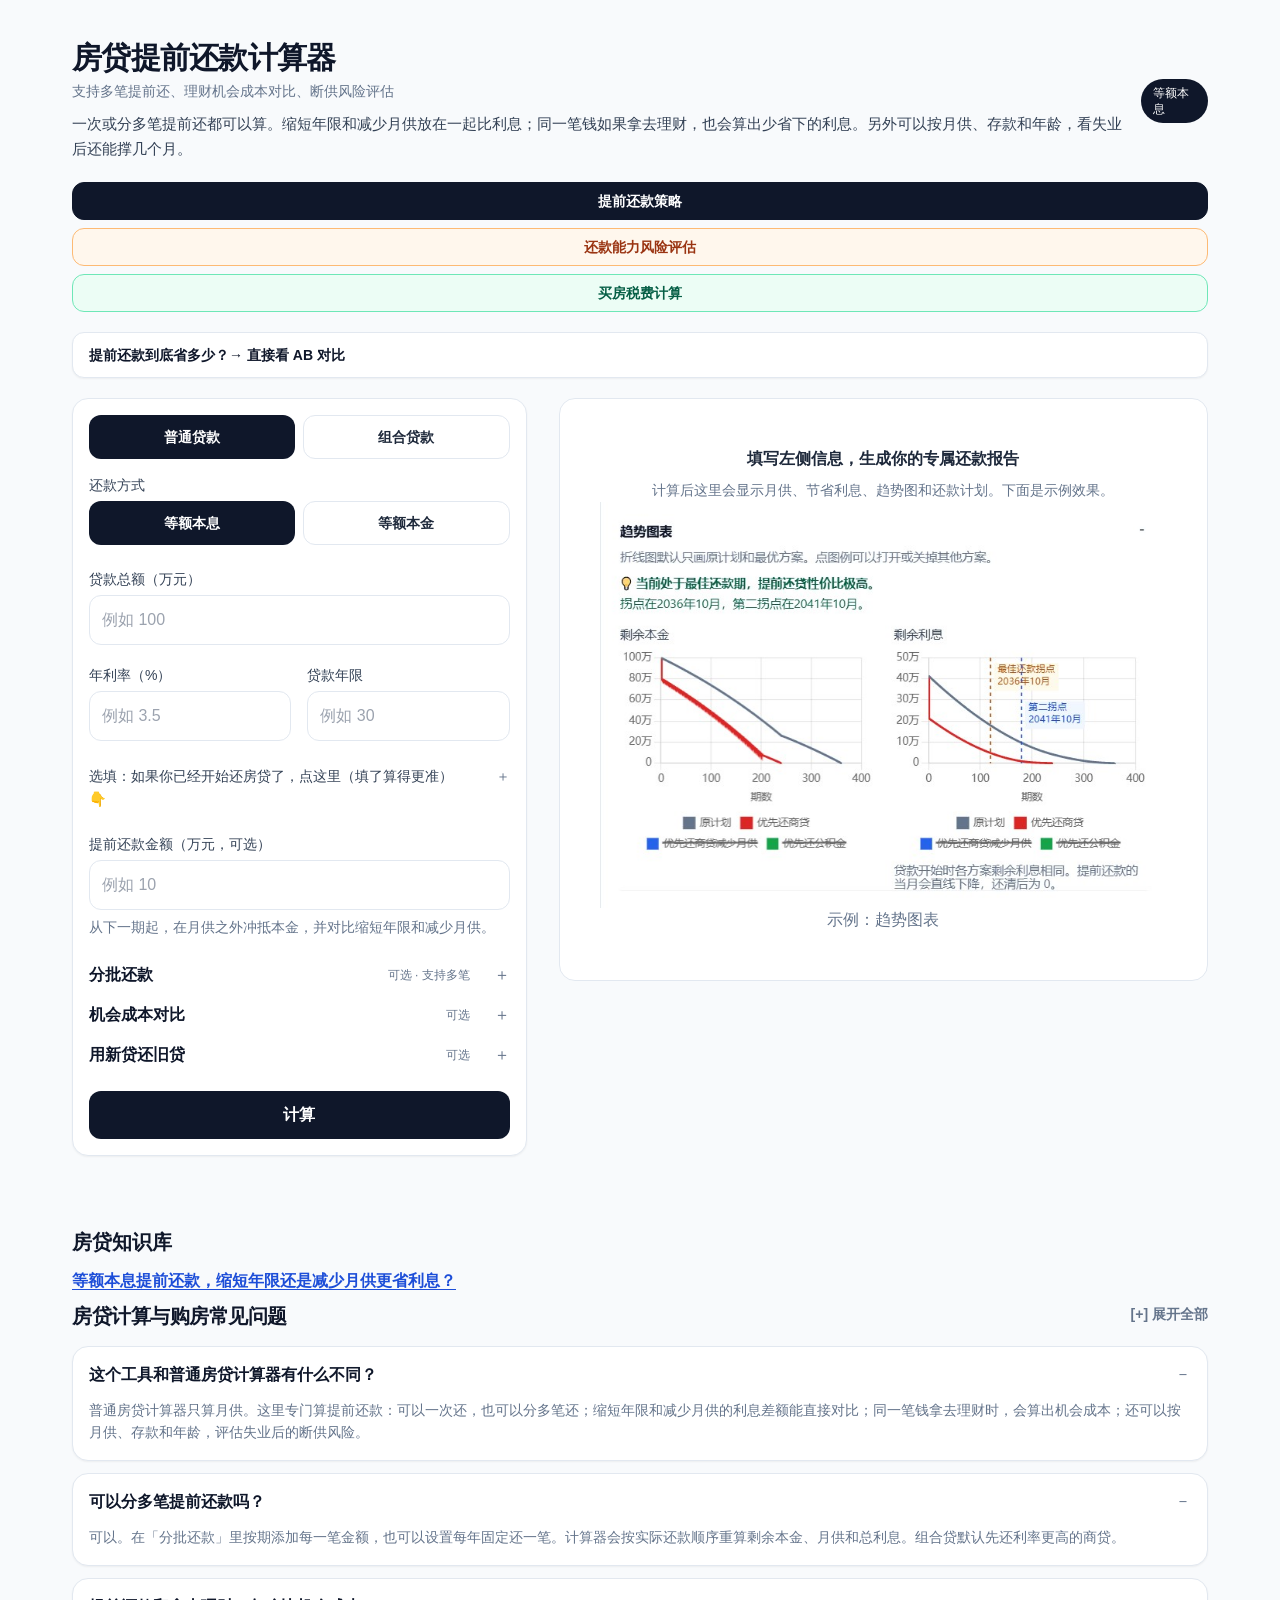
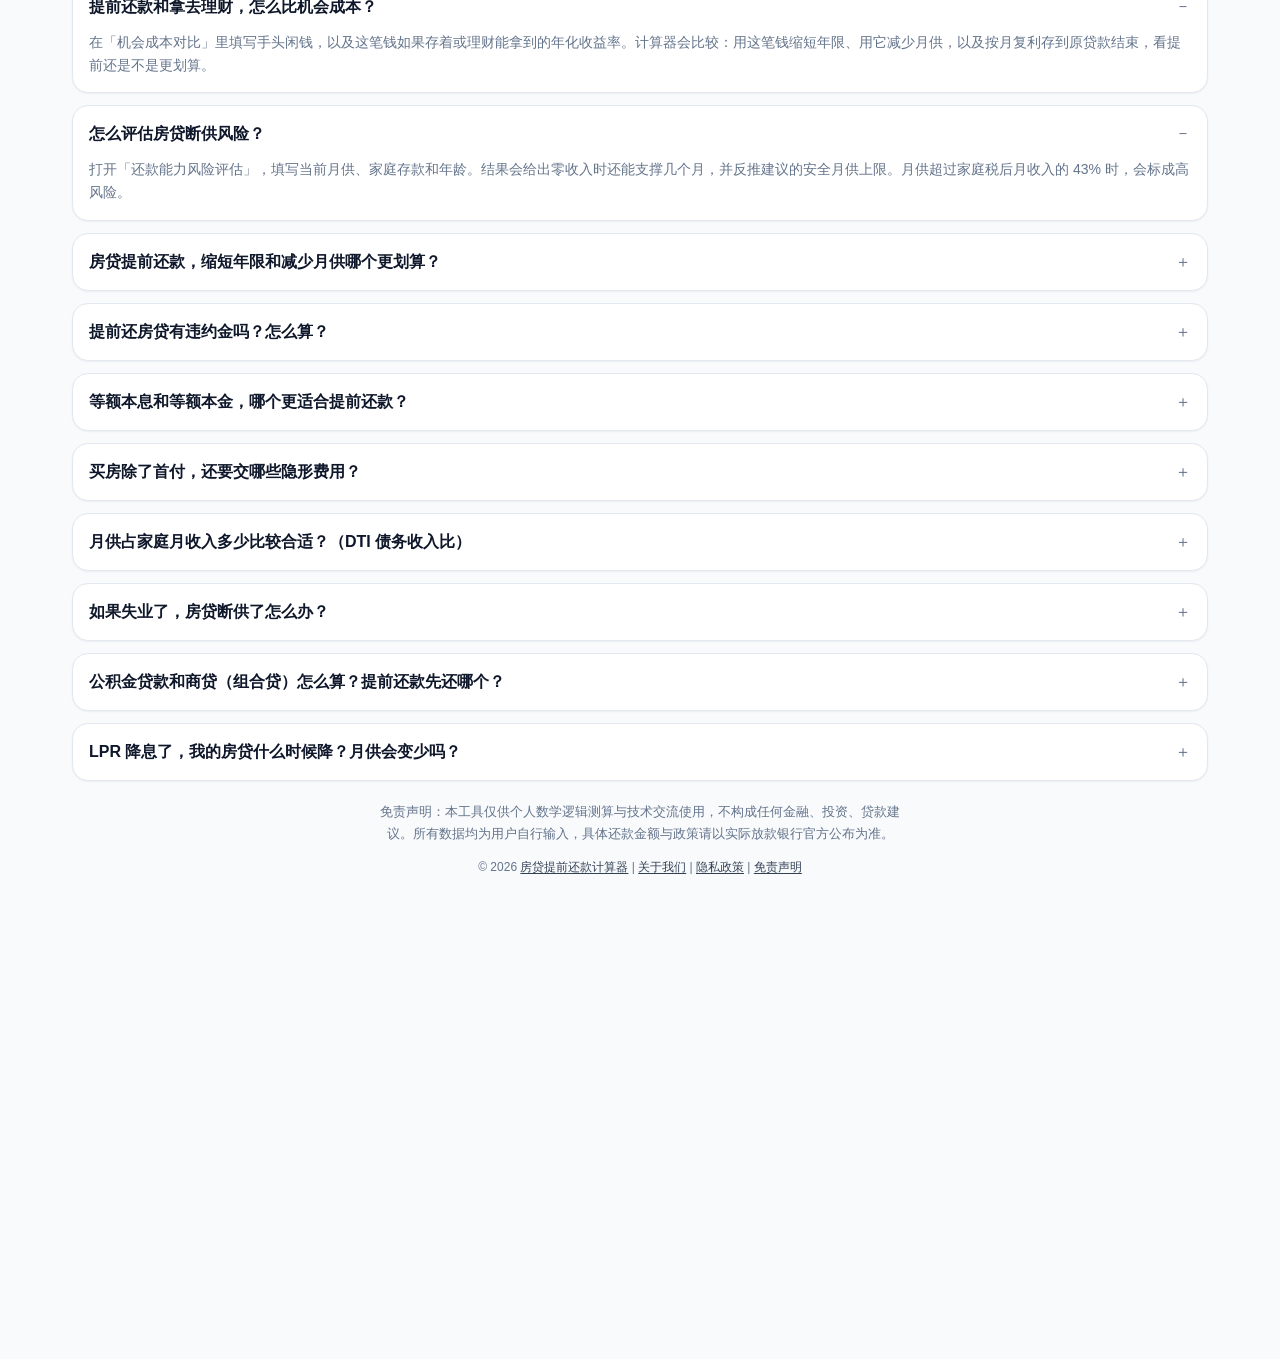
<file: index.html>
<!DOCTYPE html>
<html lang="zh-CN">
<head>
  <meta charset="UTF-8">
  <meta name="viewport" content="width=device-width, initial-scale=1">
  <title>房贷提前还款计算器 - 多笔提前还、理财对比、断供风险</title>
  <meta name="description" content="房贷提前还款计算器，不是只算月供。支持多笔提前还，对比缩短年限和减少月供；同一笔钱拿去理财时算出机会成本，并按存款和收入评估失业后的断供风险。">
  <meta name="keywords" content="房贷提前还款计算器,多笔提前还款,分批提前还贷,理财机会成本,断供风险评估,缩短年限,减少月供,组合贷">
  <link rel="canonical" href="https://www.tqhuan.cn/">
  <meta name="baidu-site-verification" content="codeva-ibiAlhviFeT" />
  <meta name="baidu-site-verification" content="codeva-S2v9LVE1CY" />
  <link rel="stylesheet" href="styles.css">
  <script>
  var _hmt = _hmt || [];
  (function() {
    var hm = document.createElement("script");
    hm.src = "https://hm.baidu.com/hm.js?503f202a30f03199e3a95cd31e0b8663";
    var s = document.getElementsByTagName("script")[0];
    s.parentNode.insertBefore(hm, s);
  })();
  </script>
  <script>
  var _hmt = _hmt || [];
  (function() {
    var hm = document.createElement("script");
    hm.src = "https://hm.baidu.com/hm.js?cf469997a8c69997a2779e6e20d9fe9f";
    var s = document.getElementsByTagName("script")[0];
    s.parentNode.insertBefore(hm, s);
  })();
  </script>
  <script type="application/ld+json">
  {
    "@context": "https://schema.org",
    "@type": "FAQPage",
    "mainEntity": [
      {
        "@type": "Question",
        "name": "这个工具和普通房贷计算器有什么不同？",
        "acceptedAnswer": {
          "@type": "Answer",
          "text": "普通房贷计算器只算月供。这里专门算提前还款：可以一次还，也可以分多笔还；缩短年限和减少月供的利息差额能直接对比；同一笔钱拿去理财时，会算出机会成本；还可以按月供、存款和年龄，评估失业后的断供风险。"
        }
      },
      {
        "@type": "Question",
        "name": "可以分多笔提前还款吗？",
        "acceptedAnswer": {
          "@type": "Answer",
          "text": "可以。在「分批还款」里按期添加每一笔金额，也可以设置每年固定还一笔。计算器会按实际还款顺序重算剩余本金、月供和总利息。组合贷默认先还利率更高的商贷。"
        }
      },
      {
        "@type": "Question",
        "name": "提前还款和拿去理财，怎么比机会成本？",
        "acceptedAnswer": {
          "@type": "Answer",
          "text": "在「机会成本对比」里填写手头闲钱，以及这笔钱如果存着或理财能拿到的年化收益率。计算器会比较：用这笔钱缩短年限、用它减少月供，以及按月复利存到原贷款结束，看提前还是不是更划算。"
        }
      },
      {
        "@type": "Question",
        "name": "怎么评估房贷断供风险？",
        "acceptedAnswer": {
          "@type": "Answer",
          "text": "打开「还款能力风险评估」，填写当前月供、家庭存款和年龄。结果会给出零收入时还能支撑几个月，并反推建议的安全月供上限。月供超过家庭税后月收入的 43% 时，会标成高风险。"
        }
      },
      {
        "@type": "Question",
        "name": "房贷提前还款，缩短年限和减少月供哪个更划算？",
        "acceptedAnswer": {
          "@type": "Answer",
          "text": "通常来说，选择「缩短年限」能节省更多的总利息，因为本金减少得更快；而「减少月供」虽然省下的利息少一些，但能立刻减轻每月的现金流压力。建议使用本站的计算器输入您的真实数据，一键对比两种策略的利息差额。"
        }
      },
      {
        "@type": "Question",
        "name": "提前还房贷有违约金吗？怎么算？",
        "acceptedAnswer": {
          "@type": "Answer",
          "text": "多数银行规定，房贷还款满 1 年后提前还款免收违约金，未满 1 年可能会收取还款金额的 1%-3% 或几个月利息。具体请以您的贷款合同为准。您可以利用本站的机会成本对比功能，算一算扣掉违约金后是否依然划算。"
        }
      },
      {
        "@type": "Question",
        "name": "等额本息和等额本金，哪个更适合提前还款？",
        "acceptedAnswer": {
          "@type": "Answer",
          "text": "等额本金前期还的本金多，利息总额少；等额本息前期还的利息多。如果是等额本息，最佳提前还款时间通常在贷款周期的前 1/3 内；如果已进入中后期，此时月供中利息占比已经很低，提前还款的性价比会大幅下降。您可通过本站的「利息拐点」图表直观看到这一时间节点。"
        }
      },
      {
        "@type": "Question",
        "name": "买房除了首付，还要交哪些隐形费用？",
        "acceptedAnswer": {
          "@type": "Answer",
          "text": "买房时除了首付，通常还需要准备：契税（1%-3%）、房屋维修基金、印花税、中介费（二手房）、以及交房后的装修预算和家具家电等。建议使用本站的「买房税费计算」模块，预估一次性需要准备的总现金，避免预算超支。"
        }
      },
      {
        "@type": "Question",
        "name": "月供占家庭月收入多少比较合适？（DTI 债务收入比）",
        "acceptedAnswer": {
          "@type": "Answer",
          "text": "国际通用的健康标准是，房贷月供不应超过家庭税后月收入的 28%-36%（即 DTI 债务收入比）。如果超过 43%，则被视为高风险（Danger），银行审批贷款时也会非常严格。"
        }
      },
      {
        "@type": "Question",
        "name": "如果失业了，房贷断供了怎么办？",
        "acceptedAnswer": {
          "@type": "Answer",
          "text": "建议提前保留至少 6-12 个月的月供作为紧急备用金。如果您担心未来的还款风险，请使用本站的「还款能力风险评估」模块，输入您的存款和年龄，系统会测算您的家庭财务在零收入状态下能支撑几个月，并反推建议的安全月供上限。"
        }
      },
      {
        "@type": "Question",
        "name": "公积金贷款和商贷（组合贷）怎么算？提前还款先还哪个？",
        "acceptedAnswer": {
          "@type": "Answer",
          "text": "组合贷计算时，公积金和商贷的利率和年限是分开计算的。在提前还款时，强烈建议「优先偿还商贷」，因为商贷利率通常远高于公积金。优先还商贷能省下更多利息。本站计算器已内置此逻辑，输入金额即可自动为您对比。"
        }
      },
      {
        "@type": "Question",
        "name": "LPR 降息了，我的房贷什么时候降？月供会变少吗？",
        "acceptedAnswer": {
          "@type": "Answer",
          "text": "如果您的房贷是浮动利率（LPR），通常会在每年的 1 月 1 日或贷款发放日进行重定价。当 LPR 下降时，您的月供会相应减少（或期限缩短）。您可以使用本站计算器输入新的利率，重新测算降息后的月供变化。"
        }
      }
    ]
  }
  </script>
</head>
<body class="calc-page min-h-screen bg-slate-50 font-sans text-slate-900">
  <main class="mx-auto w-full max-w-xl max-w-[1200px] px-4 py-6 sm:py-10 lg:max-w-[1200px] lg:px-8">
    <header class="mb-5 flex items-center justify-between gap-3">
      <div>
        <h1 id="page-title" class="text-2xl font-semibold tracking-tight lg:text-3xl">房贷提前还款计算器</h1>
        <h2 id="page-seo-subtitle" class="page-seo-subtitle">支持多笔提前还、理财机会成本对比、断供风险评估</h2>
        <p id="page-subtitle" class="page-lead">一次或分多笔提前还都可以算。缩短年限和减少月供放在一起比利息；同一笔钱如果拿去理财，也会算出少省下的利息。另外可以按月供、存款和年龄，看失业后还能撑几个月。</p>
      </div>
      <span id="method-badge" class="rounded-full bg-slate-900 px-3 py-1.5 text-xs font-medium text-white">等额本息</span>
    </header>

    <div class="mb-5 grid grid-cols-1 gap-2 sm:grid-cols-3" role="tablist">
      <button type="button" id="tab-calc" data-tab-tone="calc" class="page-tab page-tab--calc is-active" role="tab" aria-selected="true">提前还款策略</button>
      <button type="button" id="tab-risk" data-tab-tone="risk" class="page-tab page-tab--risk" role="tab" aria-selected="false">还款能力风险评估</button>
      <button type="button" id="tab-tax" data-tab-tone="tax" class="page-tab page-tab--tax" role="tab" aria-selected="false">买房税费计算</button>
    </div>

    <div id="panel-calc">
    <a href="early-repay.html" class="mb-5 block rounded-xl border border-slate-200 bg-white px-4 py-3 text-sm font-semibold text-slate-900 shadow-sm">提前还款到底省多少？→ 直接看 AB 对比</a>
    <div class="lg:grid lg:grid-cols-12 lg:items-start lg:gap-8">
    <div class="lg:col-span-5 lg:sticky lg:top-6 lg:h-fit lg:self-start">
    <form id="form" novalidate class="space-y-4 rounded-2xl border border-slate-200 bg-white p-4 shadow-sm lg:space-y-6">
      <div class="space-y-4">
      <div class="grid grid-cols-2 gap-2">
        <button type="button" id="mode-single" class="rounded-xl bg-slate-900 px-3 py-2 text-sm font-semibold text-white">普通贷款</button>
        <button type="button" id="mode-combo" class="rounded-xl border border-slate-200 bg-white px-3 py-2 text-sm font-semibold text-slate-800">组合贷款</button>
      </div>

      <div>
        <p class="text-sm font-medium text-slate-700">还款方式</p>
        <div class="mt-1.5 grid grid-cols-2 gap-2">
          <button type="button" id="method-installment" class="rounded-xl bg-slate-900 px-3 py-2 text-sm font-semibold text-white">等额本息</button>
          <button type="button" id="method-principal" class="rounded-xl border border-slate-200 bg-white px-3 py-2 text-sm font-semibold text-slate-800">等额本金</button>
        </div>
      </div>
      </div>

      <div class="lg:grid lg:grid-cols-2 lg:gap-x-4 lg:gap-y-5">
      <div id="single-fields" class="space-y-4 lg:contents">
        <label class="block text-sm font-medium text-slate-700 lg:col-span-2">
          贷款总额（万元）
          <input id="principal" name="principal" type="text" inputmode="decimal" placeholder="例如 100" autocomplete="off" required class="mt-1.5 w-full rounded-xl border border-slate-200 bg-white px-3 py-3 text-base text-slate-900 outline-none ring-slate-900 focus:ring-2">
        </label>
        <label class="block text-sm font-medium text-slate-700">
          年利率（%）
          <input id="rate" name="rate" type="text" inputmode="decimal" placeholder="例如 3.5" autocomplete="off" required class="mt-1.5 w-full rounded-xl border border-slate-200 bg-white px-3 py-3 text-base text-slate-900 outline-none ring-slate-900 focus:ring-2">
        </label>
      </div>
      <label id="years-field" class="mt-4 block text-sm font-medium text-slate-700 lg:mt-0">
        贷款年限
        <input id="years" name="years" type="text" inputmode="numeric" placeholder="例如 30" autocomplete="off" required class="mt-1.5 w-full rounded-xl border border-slate-200 bg-white px-3 py-3 text-base text-slate-900 outline-none ring-slate-900 focus:ring-2">
      </label>
      </div>

      <section id="combo-fields" hidden class="space-y-4">
        <div>
          <h2 class="text-base font-semibold">组合贷款</h2>
          <p class="mt-1 text-sm leading-relaxed text-slate-500">公积金和商贷分开填写年限。提前还款默认先还商贷。分批还款填写第几期，按两笔里较长的期限计算。</p>
        </div>
        <div class="space-y-4 lg:grid lg:grid-cols-2 lg:gap-4">
        <label class="block text-sm font-medium text-slate-700 lg:col-start-1 lg:row-start-1">
          公积金贷款金额（万元）
          <input id="fund-principal" name="fund-principal" type="text" inputmode="decimal" placeholder="例如 40" autocomplete="off" class="mt-1.5 w-full rounded-xl border border-slate-200 bg-white px-3 py-3 text-base text-slate-900 outline-none ring-slate-900 focus:ring-2">
        </label>
        <label class="block text-sm font-medium text-slate-700 lg:col-start-1 lg:row-start-2">
          公积金年利率（%）
          <input id="fund-rate" name="fund-rate" type="text" inputmode="decimal" placeholder="例如 2.85" autocomplete="off" class="mt-1.5 w-full rounded-xl border border-slate-200 bg-white px-3 py-3 text-base text-slate-900 outline-none ring-slate-900 focus:ring-2">
        </label>
        <label class="block text-sm font-medium text-slate-700 lg:col-start-1 lg:row-start-3">
          公积金年限
          <input id="fund-years" name="fund-years" type="text" inputmode="numeric" placeholder="例如 30" autocomplete="off" class="mt-1.5 w-full rounded-xl border border-slate-200 bg-white px-3 py-3 text-base text-slate-900 outline-none ring-slate-900 focus:ring-2">
        </label>
        <label class="block text-sm font-medium text-slate-700 lg:col-start-2 lg:row-start-1">
          商贷金额（万元）
          <input id="commercial-principal" name="commercial-principal" type="text" inputmode="decimal" placeholder="例如 60" autocomplete="off" class="mt-1.5 w-full rounded-xl border border-slate-200 bg-white px-3 py-3 text-base text-slate-900 outline-none ring-slate-900 focus:ring-2">
        </label>
        <label class="block text-sm font-medium text-slate-700 lg:col-start-2 lg:row-start-2">
          商贷年利率（%）
          <input id="commercial-rate" name="commercial-rate" type="text" inputmode="decimal" placeholder="例如 3.5" autocomplete="off" class="mt-1.5 w-full rounded-xl border border-slate-200 bg-white px-3 py-3 text-base text-slate-900 outline-none ring-slate-900 focus:ring-2">
        </label>
        <label class="block text-sm font-medium text-slate-700 lg:col-start-2 lg:row-start-3">
          商贷年限
          <input id="commercial-years" name="commercial-years" type="text" inputmode="numeric" placeholder="例如 20" autocomplete="off" class="mt-1.5 w-full rounded-xl border border-slate-200 bg-white px-3 py-3 text-base text-slate-900 outline-none ring-slate-900 focus:ring-2">
        </label>
        </div>
        <label class="block text-sm font-medium text-slate-700">
          提前还款金额（万元，可选）
          <input id="combo-prepay" name="combo-prepay" type="text" inputmode="decimal" placeholder="例如 10" autocomplete="off" class="mt-1.5 w-full rounded-xl border border-slate-200 bg-white px-3 py-3 text-base text-slate-900 outline-none ring-slate-900 focus:ring-2">
        </label>
      </section>

      <details id="paid-details">
        <summary class="text-sm font-medium leading-relaxed text-slate-700">
          <span>选填：如果你已经开始还房贷了，点这里（填了算得更准） 👇</span>
        </summary>
        <div class="mt-3 grid grid-cols-2 gap-3">
          <div>
            <label class="block text-sm font-medium text-slate-700">
              已还款期数
              <input id="paid-months" name="paid-months" type="text" inputmode="numeric" placeholder="0" autocomplete="off" class="mt-1.5 w-full rounded-xl border border-slate-200 bg-white px-3 py-3 text-base text-slate-900 outline-none ring-slate-900 focus:ring-2">
            </label>
            <button type="button" id="open-paid-helper" class="paid-helper-link">不知道期数？点这里按时间算</button>
          </div>
          <div>
            <p class="text-sm font-medium text-slate-700">剩余还款期数</p>
            <p id="remaining-months" class="mt-1.5 whitespace-pre-line rounded-xl border border-slate-200 bg-slate-50 px-3 py-3 text-sm leading-relaxed text-slate-900">填写年限后显示</p>
          </div>
        </div>
      </details>

      <label id="single-prepay" class="block text-sm font-medium text-slate-700">
        提前还款金额（万元，可选）
        <input id="prepay" name="prepay" type="text" inputmode="decimal" placeholder="例如 10" autocomplete="off" class="mt-1.5 w-full rounded-xl border border-slate-200 bg-white px-3 py-3 text-base text-slate-900 outline-none ring-slate-900 focus:ring-2">
        <span class="mt-1.5 block text-sm font-normal leading-relaxed text-slate-500">从下一期起，在月供之外冲抵本金，并对比缩短年限和减少月供。</span>
      </label>

      <div class="space-y-4">
      <details>
        <summary class="text-base font-semibold">
          分批还款
          <span class="fold-hint">可选 · 支持多笔</span>
        </summary>
        <div class="mt-3 space-y-3">
          <p class="text-sm leading-relaxed text-slate-500">填写要还款的期数。这笔钱在该期月供之外直接冲抵本金。</p>
          <div class="space-y-3 rounded-xl border border-slate-200 p-4">
            <p class="text-sm font-semibold">每年额外还一笔</p>
            <p class="text-sm leading-relaxed text-slate-500">从所选年份的这个月起，每年同一月份自动还一笔。已经过去的月份会跳过。</p>
            <label class="block text-sm font-medium text-slate-700">
              每年还多少（万元）
              <input id="annual-amount" name="annual-amount" type="text" inputmode="decimal" placeholder="例如 5" autocomplete="off" class="mt-1.5 w-full rounded-xl border border-slate-200 bg-white px-3 py-3 text-base text-slate-900 outline-none ring-slate-900 focus:ring-2">
            </label>
            <div class="grid grid-cols-2 gap-3">
              <label class="block text-sm font-medium text-slate-700">
                从哪一年开始
                <select id="annual-start-year" name="annual-start-year" class="mt-1.5 w-full rounded-xl border border-slate-200 bg-white px-3 py-3 text-base text-slate-900 outline-none ring-slate-900 focus:ring-2"></select>
              </label>
              <label class="block text-sm font-medium text-slate-700">
                每年几月还
                <select id="annual-start-month" name="annual-start-month" class="mt-1.5 w-full rounded-xl border border-slate-200 bg-white px-3 py-3 text-base text-slate-900 outline-none ring-slate-900 focus:ring-2"></select>
              </label>
            </div>
          </div>
          <div id="extra-list" class="space-y-3"></div>
          <button type="button" id="add-extra" class="w-full rounded-xl border border-slate-200 bg-white px-3 py-2 text-sm font-medium text-slate-800 active:bg-slate-100">添加一条分批还款</button>
        </div>
      </details>

      <details>
        <summary class="text-base font-semibold">
          机会成本对比
          <span class="fold-hint">可选</span>
        </summary>
        <div class="mt-3 space-y-3">
          <p class="text-sm leading-relaxed text-slate-500">同一笔闲钱会同时比较：闲钱缩短年限、闲钱减少月供，以及按月复利存到原贷款结束。两项都留空则不比较。</p>
          <label class="block text-sm font-medium text-slate-700">
            手头闲钱（万元）
            <input id="spare" name="spare" type="text" inputmode="decimal" placeholder="例如 10" autocomplete="off" class="mt-1.5 w-full rounded-xl border border-slate-200 bg-white px-3 py-3 text-base text-slate-900 outline-none ring-slate-900 focus:ring-2">
          </label>
          <label class="block text-sm font-medium text-slate-700">
            存款或理财年化利率（%）
            <input id="deposit-rate" name="deposit-rate" type="text" inputmode="decimal" placeholder="例如 2" autocomplete="off" class="mt-1.5 w-full rounded-xl border border-slate-200 bg-white px-3 py-3 text-base text-slate-900 outline-none ring-slate-900 focus:ring-2">
          </label>
        </div>
      </details>

      <details>
        <summary class="text-base font-semibold">
          用新贷还旧贷
          <span class="fold-hint">可选</span>
        </summary>
        <div class="mt-3 space-y-3">
          <p class="text-sm leading-relaxed text-slate-500">还款期限不变，手续费一次性支付，不计入本金。组合贷款保留公积金，只把商贷换成新利率。年利率留空则不分析。</p>
          <label class="block text-sm font-medium text-slate-700">
            新贷款年利率（%）
            <input id="refi-rate" name="refi-rate" type="text" inputmode="decimal" placeholder="例如 3.0" autocomplete="off" class="mt-1.5 w-full rounded-xl border border-slate-200 bg-white px-3 py-3 text-base text-slate-900 outline-none ring-slate-900 focus:ring-2">
          </label>
          <label class="block text-sm font-medium text-slate-700">
            转贷手续费（元，可选）
            <input id="refi-fee" name="refi-fee" type="text" inputmode="decimal" placeholder="例如 1000" autocomplete="off" class="mt-1.5 w-full rounded-xl border border-slate-200 bg-white px-3 py-3 text-base text-slate-900 outline-none ring-slate-900 focus:ring-2">
          </label>
        </div>
      </details>
      </div>

      <button type="submit" class="w-full rounded-xl bg-slate-900 px-4 py-3 text-base font-semibold text-white active:bg-slate-800">计算</button>
    </form>
    <p id="message" class="empty:hidden mt-3 text-sm text-rose-700" role="alert"></p>
    </div>

    <div class="desk-result lg:col-span-7 lg:overflow-hidden">
    <aside class="result-placeholder">
      <p class="text-base font-semibold text-slate-800">填写左侧信息，生成你的专属还款报告</p>
      <p class="mt-2 text-sm leading-relaxed text-slate-500">计算后这里会显示月供、节省利息、趋势图和还款计划。下面是示例效果。</p>
      <figure class="result-example">
        <img src="图表.jpg" alt="还款报告趋势图示例：剩余本金与剩余利息对比" width="1200" height="760" loading="lazy" decoding="async">
        <figcaption>示例：趋势图表</figcaption>
      </figure>
    </aside>

    <section id="result" hidden class="mt-4 space-y-4 lg:mt-0 lg:space-y-8 lg:overflow-hidden lg:rounded-2xl lg:border lg:border-slate-200 lg:bg-white lg:p-6 lg:shadow-sm">
      <article class="rounded-2xl border border-slate-200 bg-white px-4 py-3 shadow-sm">
        <div class="stat-pair lg:grid lg:grid-cols-3 lg:gap-6">
          <div>
            <p class="text-sm text-slate-500">每月月供</p>
            <p id="payment" class="mt-1 text-4xl font-semibold tracking-tight tabular-nums lg:text-5xl"></p>
          </div>
          <div class="stat-interest">
            <p class="text-sm text-slate-500">总利息</p>
            <p id="original-interest" class="mt-1 text-2xl font-semibold tabular-nums lg:text-4xl"></p>
          </div>
          <div>
            <p class="text-sm text-slate-500">贷款总额</p>
            <p id="loan-total" class="mt-1 text-2xl font-semibold tabular-nums lg:text-4xl"></p>
          </div>
        </div>
        <div id="combo-breakdown" hidden class="mt-4 grid grid-cols-2 gap-3">
          <div>
            <p class="text-sm text-slate-500">公积金月供</p>
            <p id="fund-payment" class="mt-1 text-xl font-semibold tabular-nums"></p>
          </div>
          <div>
            <p class="text-sm text-slate-500">商贷月供</p>
            <p id="commercial-payment" class="mt-1 text-xl font-semibold tabular-nums"></p>
          </div>
        </div>
        <p id="combo-extra" hidden class="mt-3 text-sm leading-relaxed text-slate-600"></p>
        <div id="interest-progress-wrap" hidden class="mt-3">
          <div class="flex items-center justify-between gap-3">
            <p class="text-sm text-slate-500">剩余利息 <span id="remaining-interest" class="font-semibold text-slate-900 tabular-nums"></span></p>
            <p id="interest-percent" class="text-sm font-semibold tabular-nums text-slate-700"></p>
          </div>
          <div class="interest-bar mt-2" role="progressbar" aria-label="已还利息占比"><span id="interest-progress"></span></div>
        </div>
        <div id="interest-breakdown" hidden class="mt-4 grid grid-cols-2 gap-3">
          <div>
            <p class="text-sm text-slate-500">公积金总利息</p>
            <p id="fund-interest" class="mt-1 text-xl font-semibold tabular-nums"></p>
            <p id="fund-remaining-interest" class="empty:hidden mt-1 text-xs text-slate-500"></p>
          </div>
          <div>
            <p class="text-sm text-slate-500">商贷总利息</p>
            <p id="commercial-interest" class="mt-1 text-xl font-semibold tabular-nums"></p>
            <p id="commercial-remaining-interest" class="empty:hidden mt-1 text-xs text-slate-500"></p>
          </div>
        </div>
      </article>

      <section id="comparison" hidden class="overflow-hidden rounded-2xl border border-slate-200 bg-white shadow-sm">
        <p id="advice" hidden class="advice-card"></p>
        <div class="border-b border-slate-200 px-4 py-3">
          <h3 class="text-base font-semibold">方案对比</h3>
          <p class="mt-1 text-xs leading-relaxed text-slate-500">按节省利息从高到低排列。转贷已扣除手续费。绿色最优，蓝色次优，红色不如原计划。</p>
        </div>
        <div class="w-full overflow-x-auto">
          <table class="w-full table-fixed border-collapse text-sm">
            <colgroup>
              <col class="w-12">
              <col class="w-[24%]">
              <col>
              <col class="w-[24%]">
            </colgroup>
            <thead>
              <tr class="text-left text-xs text-slate-500">
                <th class="px-2 py-2 font-medium">排名</th>
                <th class="px-2 py-2 font-medium">方案</th>
                <th class="px-2 py-2 font-medium">说明</th>
                <th class="px-2 py-2 text-right font-medium">节省利息</th>
              </tr>
            </thead>
            <tbody id="comparison-body"></tbody>
          </table>
        </div>
      </section>

      <details id="chart-details" class="rounded-2xl border border-slate-200 bg-white p-4 shadow-sm">
        <summary class="text-base font-semibold">趋势图表</summary>
        <p class="mt-3 text-xs text-slate-500">折线图默认只画原计划和最优方案。点图例可以打开或关掉其他方案。</p>
        <p id="interest-knee-note" hidden></p>
        <div class="chart-pair mt-4 lg:grid lg:grid-cols-2 lg:gap-6">
          <article>
            <p class="text-sm font-medium text-slate-700">剩余本金</p>
            <p id="chart-note" class="empty:hidden mt-1 text-sm text-rose-700"></p>
            <div class="mt-2 h-60">
              <canvas id="balance-chart" aria-label="原计划和提前还款后的剩余本金折线图"></canvas>
            </div>
          </article>
          <article>
            <p class="text-sm font-medium text-slate-700">剩余利息</p>
            <p id="interest-chart-note" class="empty:hidden mt-1 text-sm text-rose-700"></p>
            <div class="mt-2 h-60">
              <canvas id="interest-chart" aria-label="各策略剩余利息折线图"></canvas>
            </div>
            <p class="mt-2 text-xs text-slate-500">贷款开始时各方案剩余利息相同。提前还款的当月会直线下降，还清后为 0。</p>
          </article>
        </div>
      </details>

      <details id="schedule-details" class="rounded-2xl border border-slate-200 bg-white p-4 shadow-sm">
        <summary class="cursor-pointer text-base font-semibold">详细还款计划表</summary>
        <div id="plan-switch" class="mt-3 flex flex-wrap gap-2"></div>
        <div class="mt-3 text-sm">
          <div class="flex flex-wrap items-center gap-x-4 gap-y-2">
            <span class="font-medium text-slate-700">导出计划</span>
            <label class="inline-flex items-center gap-2 text-sm text-slate-700">
              <span>格式</span>
              <select id="schedule-export-format" class="rounded-xl border border-slate-200 bg-white px-3 py-2 text-sm text-slate-800">
                <option value="image" selected>长图</option>
                <option value="csv">CSV 表格</option>
              </select>
            </label>
          </div>
          <div id="export-plan-options" class="mt-2 flex w-full flex-wrap gap-x-4 gap-y-2"></div>
          <button type="button" id="export-schedule" class="mt-3 w-full rounded-xl bg-slate-900 px-4 py-3 text-base font-semibold text-white active:bg-slate-800 disabled:opacity-60">导出长图</button>
        </div>
        <p id="schedule-paid-note" class="empty:hidden mt-3 text-xs text-slate-500"></p>
        <div class="mt-3 max-h-80 w-full overflow-x-auto rounded-xl border border-slate-200">
          <table id="schedule-table" class="w-full min-w-[26rem] border-collapse text-sm tabular-nums">
            <thead id="schedule-head">
              <tr class="text-slate-500">
                <th class="sticky top-0 bg-white px-3 py-2 text-left font-medium">年月</th>
                <th class="sticky top-0 bg-white px-3 py-2 text-right font-medium">月供</th>
                <th class="sticky top-0 bg-white px-3 py-2 text-right font-medium">本金</th>
                <th class="sticky top-0 bg-white px-3 py-2 text-right font-medium">利息</th>
                <th class="sticky top-0 bg-white px-3 py-2 text-right font-medium">剩余本金</th>
              </tr>
            </thead>
            <tbody id="schedule-body"></tbody>
          </table>
        </div>
      </details>

      <button type="button" id="export-image" class="w-full rounded-xl bg-slate-900 px-4 py-3 text-base font-semibold text-white active:bg-slate-800 disabled:opacity-60">生成图片报告</button>
    </section>
    </div>
    </div>
    </div>

    <div id="panel-risk" hidden>
    <div class="lg:grid lg:grid-cols-12 lg:items-start lg:gap-8">
    <div class="lg:col-span-5 lg:sticky lg:top-6 lg:h-fit lg:self-start">
    <form id="risk-form" novalidate class="space-y-4 rounded-2xl border border-slate-200 bg-white p-4 shadow-sm lg:space-y-6">
      <div>
        <h2 class="text-base font-semibold">必填信息</h2>
        <p class="mt-1 text-sm leading-relaxed text-slate-500">只填这三项，就能估算流动性覆盖。年龄按 5 岁一档选择。金额一律按元填写，超过 1,000 会自动加上千分位。</p>
      </div>
      <label class="block text-sm font-medium text-slate-700">
        当前房贷月供（元）
        <input id="risk-payment" name="risk-payment" type="text" inputmode="decimal" placeholder="例如 4,500" autocomplete="off" required class="mt-1.5 w-full rounded-xl border border-slate-200 bg-white px-3 py-3 text-base text-slate-900 outline-none ring-slate-900 focus:ring-2">
      </label>
      <button type="button" id="risk-use-calc" class="text-sm font-medium text-slate-700">使用提前还款策略算出的月供</button>
      <label class="block text-sm font-medium text-slate-700">
        家庭总存款（元）
        <input id="risk-savings" name="risk-savings" type="text" inputmode="decimal" placeholder="例如 300,000" autocomplete="off" required class="mt-1.5 w-full rounded-xl border border-slate-200 bg-white px-3 py-3 text-base text-slate-900 outline-none ring-slate-900 focus:ring-2">
      </label>
      <label class="block text-sm font-medium text-slate-700">
        用户年龄
        <select id="risk-age" name="risk-age" required class="mt-1.5 w-full rounded-xl border border-slate-200 bg-white px-3 py-3 text-base text-slate-900 outline-none ring-slate-900 focus:ring-2"></select>
      </label>

      <details id="risk-advanced">
        <summary class="text-base font-semibold">
          选填：补充家庭收入、小孩和行业，算得更准
          <span class="fold-hint">可选</span>
        </summary>
        <div class="mt-3 space-y-3">
          <p class="text-sm leading-relaxed text-slate-500">这些留空时不额外加码。债务收入比用家庭税后月总收入。填了配偶收入，就按一方失业、另一方继续领工资来算。</p>
          <label class="block text-sm font-medium text-slate-700">
            小孩数量
            <select id="risk-children" name="risk-children" class="mt-1.5 w-full rounded-xl border border-slate-200 bg-white px-3 py-3 text-base text-slate-900 outline-none ring-slate-900 focus:ring-2">
              <option value="0">没有小孩</option>
              <option value="1">1 个</option>
              <option value="2">2 个</option>
              <option value="3">3 个</option>
              <option value="4">4 个及以上</option>
            </select>
          </label>
          <label class="block text-sm font-medium text-slate-700">
            家庭税后月总收入（元）
            <input id="risk-income" name="risk-income" type="text" inputmode="decimal" placeholder="例如 20,000" autocomplete="off" class="mt-1.5 w-full rounded-xl border border-slate-200 bg-white px-3 py-3 text-base text-slate-900 outline-none ring-slate-900 focus:ring-2">
          </label>
          <label class="block text-sm font-medium text-slate-700">
            家庭日常月支出（元，不含房贷）
            <input id="risk-living" name="risk-living" type="text" inputmode="decimal" placeholder="例如 6,000" autocomplete="off" class="mt-1.5 w-full rounded-xl border border-slate-200 bg-white px-3 py-3 text-base text-slate-900 outline-none ring-slate-900 focus:ring-2">
          </label>
          <label class="block text-sm font-medium text-slate-700">
            行业属性
            <select id="risk-industry" name="risk-industry" class="mt-1.5 w-full rounded-xl border border-slate-200 bg-white px-3 py-3 text-base text-slate-900 outline-none ring-slate-900 focus:ring-2">
              <option value="">不调整</option>
              <option value="stable">体制内/国企</option>
              <option value="traditional">传统行业</option>
              <option value="internet">互联网/私企</option>
            </select>
          </label>
          <label class="block text-sm font-medium text-slate-700">
            配偶税后月收入（元）
            <input id="risk-spouse" name="risk-spouse" type="text" inputmode="decimal" placeholder="填写后按双职工、一方失业计算" autocomplete="off" class="mt-1.5 w-full rounded-xl border border-slate-200 bg-white px-3 py-3 text-base text-slate-900 outline-none ring-slate-900 focus:ring-2">
          </label>
          <label class="block text-sm font-medium text-slate-700">
            其他月度负债（元）
            <input id="risk-debt" name="risk-debt" type="text" inputmode="decimal" placeholder="车贷、消费贷等" autocomplete="off" class="mt-1.5 w-full rounded-xl border border-slate-200 bg-white px-3 py-3 text-base text-slate-900 outline-none ring-slate-900 focus:ring-2">
          </label>
          <label class="block text-sm font-medium text-slate-700">
            预计失业金及赔偿金总额（元）
            <input id="risk-severance" name="risk-severance" type="text" inputmode="decimal" placeholder="例如 50,000" autocomplete="off" class="mt-1.5 w-full rounded-xl border border-slate-200 bg-white px-3 py-3 text-base text-slate-900 outline-none ring-slate-900 focus:ring-2">
          </label>
        </div>
      </details>

      <button type="submit" class="w-full rounded-xl bg-slate-900 px-4 py-3 text-base font-semibold text-white active:bg-slate-800">评估风险</button>
    </form>
    <p id="risk-message" class="empty:hidden mt-3 text-sm text-rose-700" role="alert"></p>
    </div>

    <div class="risk-desk lg:col-span-7 lg:overflow-hidden">
      <aside class="risk-placeholder">
        <p class="text-base font-semibold text-slate-800">填写左侧信息，查看流动性覆盖和债务收入比</p>
        <p class="mt-2 text-sm leading-relaxed text-slate-500">评估后这里会显示流动性覆盖、债务收入比、压力测试月供和建议安全月供。下面是示例效果。</p>
        <figure class="result-example">
          <img src="图表2.jpg" alt="还款能力风险评估示例：流动性覆盖与债务收入比" width="1200" height="760" loading="lazy" decoding="async">
          <figcaption>示例：风险评估报告</figcaption>
        </figure>
      </aside>
      <section id="risk-result" hidden class="rounded-2xl border border-slate-200 bg-white p-4 shadow-sm lg:rounded-2xl lg:border lg:border-slate-200 lg:bg-white lg:p-6 lg:shadow-sm">
        <p class="text-sm text-slate-500">流动性覆盖</p>
        <p class="risk-headline mt-2">
          <span id="risk-months" class="risk-months tabular-nums">—</span>
          <span id="risk-months-unit" class="text-base font-semibold text-slate-700">个月</span>
        </p>
        <p id="risk-benchmark" class="risk-benchmark mt-2"></p>
        <p id="risk-gauge" class="risk-gauge mt-4"></p>
        <div class="mt-4 grid gap-3 lg:grid-cols-3 lg:gap-4">
          <div class="rounded-xl bg-slate-50 p-4">
            <p class="text-sm text-slate-500">预计失业周期</p>
            <p id="risk-target" class="mt-1 text-xl font-semibold tabular-nums"></p>
          </div>
          <div class="rounded-xl bg-slate-50 p-4">
            <p class="text-sm text-slate-500">每月净流出</p>
            <p id="risk-outflow" class="mt-1 text-xl font-semibold tabular-nums"></p>
          </div>
          <div class="rounded-xl bg-slate-50 p-4">
            <p class="text-sm text-slate-500">建议安全月供</p>
            <p id="risk-safe" class="mt-1 text-xl font-semibold tabular-nums"></p>
          </div>
          <div id="risk-dti-card" class="risk-metric rounded-xl bg-slate-50 p-4">
            <p class="text-sm text-slate-500">债务收入比 DTI</p>
            <p id="risk-dti" class="mt-1 text-xl font-semibold tabular-nums">—</p>
          </div>
          <div class="rounded-xl bg-slate-50 p-4">
            <p class="text-sm text-slate-500">压力测试月供</p>
            <p id="risk-stress" class="mt-1 text-xl font-semibold tabular-nums">—</p>
          </div>
        </div>
        <div id="risk-advice" class="mt-4 space-y-3 text-sm leading-relaxed text-slate-700"></div>
      </section>
    </div>
    </div>
    </div>

    <div id="panel-tax" hidden>
    <div class="lg:grid lg:grid-cols-12 lg:items-start lg:gap-8">
    <div class="lg:col-span-5 lg:sticky lg:top-6 lg:h-fit lg:self-start">
    <form id="tax-form" novalidate class="space-y-4 rounded-2xl border border-slate-200 bg-white p-4 shadow-sm lg:space-y-6">
      <div>
        <h2 class="text-base font-semibold">购房类型</h2>
        <p class="mt-1 text-sm leading-relaxed text-slate-500">按国内通用标准预估一手新房和二手房的税费及杂费，结果仅供参考。</p>
      </div>
      <div class="grid grid-cols-2 gap-2">
        <button type="button" id="tax-mode-new" class="rounded-xl bg-slate-900 px-3 py-2 text-sm font-semibold text-white">一手新房</button>
        <button type="button" id="tax-mode-resale" class="rounded-xl border border-slate-200 bg-white px-3 py-2 text-sm font-semibold text-slate-800">二手房</button>
      </div>
      <div id="tax-resale-fields" hidden class="space-y-4">
        <label class="flex items-start gap-2.5 rounded-xl border border-slate-200 bg-slate-50 px-3 py-3 text-sm font-medium text-slate-800">
          <input id="tax-seller-mode" name="tax-seller-mode" type="checkbox" class="mt-0.5 h-4 w-4 rounded border-slate-300 text-slate-900 focus:ring-slate-900">
          <span>我是卖方，帮我算净得价（到手价）</span>
        </label>
        <div id="tax-seller-fields" hidden class="space-y-4">
          <label class="block text-sm font-medium text-slate-700">
            我的房子当年买成多少万
            <input id="tax-buy-price" name="tax-buy-price" type="text" inputmode="decimal" placeholder="例如 80" autocomplete="off" class="mt-1.5 w-full rounded-xl border border-slate-200 bg-white px-3 py-3 text-base text-slate-900 outline-none ring-slate-900 focus:ring-2">
          </label>
          <label class="block text-sm font-medium text-slate-700">
            现在卖多少万
            <input id="tax-sell-price" name="tax-sell-price" type="text" inputmode="decimal" placeholder="例如 120" autocomplete="off" class="mt-1.5 w-full rounded-xl border border-slate-200 bg-white px-3 py-3 text-base text-slate-900 outline-none ring-slate-900 focus:ring-2">
          </label>
          <label class="block text-sm font-medium text-slate-700">
            剩余房贷（万元）
            <input id="tax-remaining-loan" name="tax-remaining-loan" type="text" inputmode="decimal" value="0" placeholder="没有就填 0" autocomplete="off" class="mt-1.5 w-full rounded-xl border border-slate-200 bg-white px-3 py-3 text-base text-slate-900 outline-none ring-slate-900 focus:ring-2">
          </label>
        </div>
        <label class="block text-sm font-medium text-slate-700">
          房产证是否满 2 年
          <select id="tax-over-two" name="tax-over-two" class="mt-1.5 w-full rounded-xl border border-slate-200 bg-white px-3 py-3 text-base text-slate-900 outline-none ring-slate-900 focus:ring-2">
            <option value="yes">是</option>
            <option value="no">否</option>
          </select>
        </label>
        <label class="block text-sm font-medium text-slate-700">
          是否满五唯一
          <select id="tax-unique-five" name="tax-unique-five" class="mt-1.5 w-full rounded-xl border border-slate-200 bg-white px-3 py-3 text-base text-slate-900 outline-none ring-slate-900 focus:ring-2">
            <option value="yes">是</option>
            <option value="no">否</option>
          </select>
        </label>
        <label class="block text-sm font-medium text-slate-700">
          中介费率（%）
          <input id="tax-agency-rate" name="tax-agency-rate" type="text" inputmode="decimal" value="2" placeholder="例如 2" autocomplete="off" class="mt-1.5 w-full rounded-xl border border-slate-200 bg-white px-3 py-3 text-base text-slate-900 outline-none ring-slate-900 focus:ring-2">
        </label>
      </div>
      <div id="tax-buyer-fields" class="space-y-4">
        <label class="block text-sm font-medium text-slate-700">
          房屋总价（万元）
          <input id="tax-price" name="tax-price" type="text" inputmode="decimal" placeholder="例如 100" autocomplete="off" class="mt-1.5 w-full rounded-xl border border-slate-200 bg-white px-3 py-3 text-base text-slate-900 outline-none ring-slate-900 focus:ring-2">
        </label>
        <label class="block text-sm font-medium text-slate-700">
          房屋面积（平米）
          <input id="tax-area" name="tax-area" type="text" inputmode="decimal" placeholder="例如 80" autocomplete="off" class="mt-1.5 w-full rounded-xl border border-slate-200 bg-white px-3 py-3 text-base text-slate-900 outline-none ring-slate-900 focus:ring-2">
        </label>
        <label class="block text-sm font-medium text-slate-700">
          是否首套房
          <select id="tax-home-type" name="tax-home-type" class="mt-1.5 w-full rounded-xl border border-slate-200 bg-white px-3 py-3 text-base text-slate-900 outline-none ring-slate-900 focus:ring-2">
            <option value="first">首套</option>
            <option value="second">二套</option>
          </select>
        </label>
        <div>
          <p class="text-sm font-medium text-slate-700">付款方式</p>
          <div class="mt-1.5 grid grid-cols-2 gap-2">
            <button type="button" id="tax-pay-cash" class="rounded-xl bg-slate-900 px-3 py-2 text-sm font-semibold text-white">全款买房</button>
            <button type="button" id="tax-pay-loan" class="rounded-xl border border-slate-200 bg-white px-3 py-2 text-sm font-semibold text-slate-800">贷款买房</button>
          </div>
        </div>
        <label id="tax-down-payment-wrap" hidden class="block text-sm font-medium text-slate-700">
          首付比例（%）
          <input id="tax-down-payment" name="tax-down-payment" type="text" inputmode="decimal" value="30" placeholder="例如 30" autocomplete="off" class="mt-1.5 w-full rounded-xl border border-slate-200 bg-white px-3 py-3 text-base text-slate-900 outline-none ring-slate-900 focus:ring-2">
        </label>
      </div>
      <button type="submit" id="tax-submit" class="w-full rounded-xl bg-slate-900 px-4 py-3 text-base font-semibold text-white active:bg-slate-800">计算税费</button>
    </form>
    <p id="tax-message" class="empty:hidden mt-3 text-sm text-rose-700" role="alert"></p>
    </div>

    <div class="tax-desk lg:col-span-7 lg:overflow-hidden">
      <aside class="tax-placeholder">
        <p class="text-base font-semibold text-slate-800">填写左侧信息，估算买房税费及杂费</p>
        <p class="mt-2 text-sm leading-relaxed text-slate-500">计算后这里会显示契税、增值税、个税、维修基金、中介费和前期需准备现金。下面是示例效果。</p>
        <figure class="result-example">
          <img src="图表3.jpg" alt="买房税费计算示例：契税、增值税、个税与现金准备" width="1200" height="760" loading="lazy" decoding="async">
          <figcaption>示例：买房税费报告</figcaption>
        </figure>
      </aside>
      <section id="tax-result" hidden class="rounded-2xl border border-slate-200 bg-white p-4 shadow-sm lg:p-6">
        <div id="tax-buyer-result">
          <p class="text-sm text-slate-500">税费及杂费合计</p>
          <p class="mt-2 text-xl font-semibold leading-snug text-slate-900 sm:text-2xl">
            除首付外，你还需要准备约
            <span id="tax-total-wan" class="tabular-nums text-rose-700">—</span>
            万元 的税费及杂费。
          </p>
        </div>
        <div id="tax-seller-result" hidden>
          <p class="text-sm text-slate-500">卖房净得价</p>
          <p class="mt-2 text-xl font-semibold leading-snug text-slate-900 sm:text-2xl">
            您卖房后，预计能拿回现金
            <span id="tax-seller-net" class="tabular-nums text-emerald-700">—</span>
            万元。
          </p>
          <p class="mt-2 text-sm leading-relaxed text-slate-500">这笔钱刚好可以作为买新房的启动资金，和「买房税费」测算形成闭环。</p>
        </div>
        <ul id="tax-detail-list" class="mt-5 space-y-3"></ul>
        <div id="tax-ledger" class="mt-5 space-y-3 rounded-xl bg-slate-50 p-4">
          <p class="text-sm font-semibold text-slate-800">总账预估</p>
          <div id="tax-cash-all-block">
            <p class="text-sm text-slate-500">全款买入需准备</p>
            <p id="tax-cash-all" class="mt-1 text-lg font-semibold tabular-nums text-slate-900">—</p>
            <p class="mt-1 text-xs leading-relaxed text-slate-500">总房款 + 各项税费</p>
          </div>
          <div id="tax-cash-loan-block" hidden>
            <p class="text-sm text-slate-500">贷款买入前期需准备</p>
            <p id="tax-cash-loan" class="mt-1 text-lg font-semibold tabular-nums text-slate-900">—</p>
            <p id="tax-cash-loan-note" class="mt-1 text-xs leading-relaxed text-slate-500">首付 + 各项税费</p>
          </div>
        </div>
        <p class="tax-disclaimer mt-5">⚠️ 本测算基于国家通用政策预估，各城市（尤其是北上广深及非普通住宅）契税和增值税免征条件可能有差异。具体金额请以当地房管局和税务局实际核算为准。</p>
      </section>
    </div>
    </div>
    </div>

    <dialog id="paid-helper">
      <div class="space-y-4">
        <div class="flex items-center justify-between gap-3">
          <h2 class="text-base font-semibold">算出已还期数</h2>
          <button type="button" id="close-paid-helper" class="text-sm font-medium text-slate-500">关闭</button>
        </div>
        <div class="space-y-3">
          <p class="text-sm font-semibold">按贷款发放时间</p>
          <div class="grid grid-cols-2 gap-3">
            <label class="block text-sm font-medium text-slate-700">
              发放年份
              <select id="start-year" class="mt-1.5 w-full rounded-xl border border-slate-200 bg-white px-3 py-3 text-base text-slate-900 outline-none ring-slate-900 focus:ring-2"></select>
            </label>
            <label class="block text-sm font-medium text-slate-700">
              发放月份
              <select id="start-month" class="mt-1.5 w-full rounded-xl border border-slate-200 bg-white px-3 py-3 text-base text-slate-900 outline-none ring-slate-900 focus:ring-2"></select>
            </label>
          </div>
          <button type="button" id="fill-paid-by-date" class="w-full rounded-xl bg-slate-900 px-4 py-3 text-sm font-semibold text-white">按时间填入</button>
        </div>
        <div class="space-y-3 border-t border-slate-200 pt-4">
          <p class="text-sm font-semibold">按当前剩余本金</p>
          <p class="text-sm leading-relaxed text-slate-500">填写银行 App 首页显示的剩余本金。系统按贷款总额、利率和还款方式反推已还期数。</p>
          <label class="block text-sm font-medium text-slate-700">
            当前剩余本金（万元）
            <input id="remaining-principal" type="text" inputmode="decimal" placeholder="例如 80" autocomplete="off" class="mt-1.5 w-full rounded-xl border border-slate-200 bg-white px-3 py-3 text-base text-slate-900 outline-none ring-slate-900 focus:ring-2">
          </label>
          <button type="button" id="fill-paid-by-balance" class="w-full rounded-xl border border-slate-200 bg-white px-4 py-3 text-sm font-semibold text-slate-800">按剩余本金填入</button>
        </div>
        <p id="paid-helper-note" class="empty:hidden text-sm leading-relaxed text-slate-600" role="status"></p>
      </div>
    </dialog>
  </main>
  <section class="blog-entry" aria-labelledby="blog-entry-title">
    <h2 id="blog-entry-title">房贷知识库</h2>
    <a href="blog/shrink-years-vs-lower-payment.html">等额本息提前还款，缩短年限还是减少月供更省利息？</a>
  </section>
  <section class="faq-section" aria-labelledby="faq-title">
    <div class="faq-head">
      <h2 id="faq-title">房贷计算与购房常见问题</h2>
      <button type="button" id="faq-toggle-all" class="faq-toggle-all" aria-expanded="false">[+] 展开全部</button>
    </div>
    <div class="faq-list">
      <details class="faq-item" open>
        <summary><h3>这个工具和普通房贷计算器有什么不同？</h3></summary>
        <p>普通房贷计算器只算月供。这里专门算提前还款：可以一次还，也可以分多笔还；缩短年限和减少月供的利息差额能直接对比；同一笔钱拿去理财时，会算出机会成本；还可以按月供、存款和年龄，评估失业后的断供风险。</p>
      </details>
      <details class="faq-item" open>
        <summary><h3>可以分多笔提前还款吗？</h3></summary>
        <p>可以。在「分批还款」里按期添加每一笔金额，也可以设置每年固定还一笔。计算器会按实际还款顺序重算剩余本金、月供和总利息。组合贷默认先还利率更高的商贷。</p>
      </details>
      <details class="faq-item" open>
        <summary><h3>提前还款和拿去理财，怎么比机会成本？</h3></summary>
        <p>在「机会成本对比」里填写手头闲钱，以及这笔钱如果存着或理财能拿到的年化收益率。计算器会比较：用这笔钱缩短年限、用它减少月供，以及按月复利存到原贷款结束，看提前还是不是更划算。</p>
      </details>
      <details class="faq-item" open>
        <summary><h3>怎么评估房贷断供风险？</h3></summary>
        <p>打开「还款能力风险评估」，填写当前月供、家庭存款和年龄。结果会给出零收入时还能支撑几个月，并反推建议的安全月供上限。月供超过家庭税后月收入的 43% 时，会标成高风险。</p>
      </details>
      <details class="faq-item">
        <summary><h3>房贷提前还款，缩短年限和减少月供哪个更划算？</h3></summary>
        <p>通常来说，选择「缩短年限」能节省更多的总利息，因为本金减少得更快；而「减少月供」虽然省下的利息少一些，但能立刻减轻每月的现金流压力。建议使用本站的计算器输入您的真实数据，一键对比两种策略的利息差额。</p>
      </details>
      <details class="faq-item">
        <summary><h3>提前还房贷有违约金吗？怎么算？</h3></summary>
        <p>多数银行规定，房贷还款满 1 年后提前还款免收违约金，未满 1 年可能会收取还款金额的 1%-3% 或几个月利息。具体请以您的贷款合同为准。您可以利用本站的机会成本对比功能，算一算扣掉违约金后是否依然划算。</p>
      </details>
      <details class="faq-item">
        <summary><h3>等额本息和等额本金，哪个更适合提前还款？</h3></summary>
        <p>等额本金前期还的本金多，利息总额少；等额本息前期还的利息多。如果是等额本息，最佳提前还款时间通常在贷款周期的前 1/3 内；如果已进入中后期，此时月供中利息占比已经很低，提前还款的性价比会大幅下降。您可通过本站的「利息拐点」图表直观看到这一时间节点。</p>
      </details>
      <details class="faq-item">
        <summary><h3>买房除了首付，还要交哪些隐形费用？</h3></summary>
        <p>买房时除了首付，通常还需要准备：契税（1%-3%）、房屋维修基金、印花税、中介费（二手房）、以及交房后的装修预算和家具家电等。建议使用本站的「买房税费计算」模块，预估一次性需要准备的总现金，避免预算超支。</p>
      </details>
      <details class="faq-item">
        <summary><h3>月供占家庭月收入多少比较合适？（DTI 债务收入比）</h3></summary>
        <p>国际通用的健康标准是，房贷月供不应超过家庭税后月收入的 28%-36%（即 DTI 债务收入比）。如果超过 43%，则被视为高风险（Danger），银行审批贷款时也会非常严格。</p>
      </details>
      <details class="faq-item">
        <summary><h3>如果失业了，房贷断供了怎么办？</h3></summary>
        <p>建议提前保留至少 6-12 个月的月供作为紧急备用金。如果您担心未来的还款风险，请使用本站的「还款能力风险评估」模块，输入您的存款和年龄，系统会测算您的家庭财务在零收入状态下能支撑几个月，并反推建议的安全月供上限。</p>
      </details>
      <details class="faq-item">
        <summary><h3>公积金贷款和商贷（组合贷）怎么算？提前还款先还哪个？</h3></summary>
        <p>组合贷计算时，公积金和商贷的利率和年限是分开计算的。在提前还款时，强烈建议「优先偿还商贷」，因为商贷利率通常远高于公积金。优先还商贷能省下更多利息。本站计算器已内置此逻辑，输入金额即可自动为您对比。</p>
      </details>
      <details class="faq-item">
        <summary><h3>LPR 降息了，我的房贷什么时候降？月供会变少吗？</h3></summary>
        <p>如果您的房贷是浮动利率（LPR），通常会在每年的 1 月 1 日或贷款发放日进行重定价。当 LPR 下降时，您的月供会相应减少（或期限缩短）。您可以使用本站计算器输入新的利率，重新测算降息后的月供变化。</p>
      </details>
    </div>
  </section>
  <script>
  (function () {
    var button = document.getElementById("faq-toggle-all");
    var items = document.querySelectorAll(".faq-item");
    if (!button || !items.length) return;

    function allOpen() {
      return Array.prototype.every.call(items, function (item) { return item.open; });
    }

    function sync() {
      var open = allOpen();
      button.textContent = open ? "[-] 收起全部" : "[+] 展开全部";
      button.setAttribute("aria-expanded", open ? "true" : "false");
    }

    button.addEventListener("click", function () {
      var open = !allOpen();
      Array.prototype.forEach.call(items, function (item) { item.open = open; });
      sync();
    });

    Array.prototype.forEach.call(items, function (item) {
      item.addEventListener("toggle", sync);
    });
  })();
  </script>
  <div class="page-foot">
  <p class="site-disclaimer">免责声明：本工具仅供个人数学逻辑测算与技术交流使用，不构成任何金融、投资、贷款建议。所有数据均为用户自行输入，具体还款金额与政策请以实际放款银行官方公布为准。</p>
  <footer class="site-footer">© 2026 <a href="index.html">房贷提前还款计算器</a> | <a href="about.html">关于我们</a> | <a href="privacy.html">隐私政策</a> | <a href="about.html#disclaimer">免责声明</a></footer>
  </div>
  <dialog id="image-report">
    <p class="image-save-hint">请长按图片，保存到手机。</p>
    <img id="image-report-preview" alt="房贷提前还款报告" class="mt-3 w-full">
    <div class="mt-3 grid grid-cols-2 gap-3">
      <button type="button" id="save-image-report" class="rounded-xl bg-slate-900 px-4 py-3 text-sm font-semibold text-white">保存图片</button>
      <button type="button" id="close-image-report" class="rounded-xl border border-slate-200 bg-white px-4 py-3 text-sm font-semibold text-slate-800">关闭</button>
    </div>
  </dialog>
  <script src="mortgage.js"></script>
  <script src="app.js"></script>
  <script src="risk.js"></script>
  <script src="tax.js"></script>
</body>
</html>
</file>
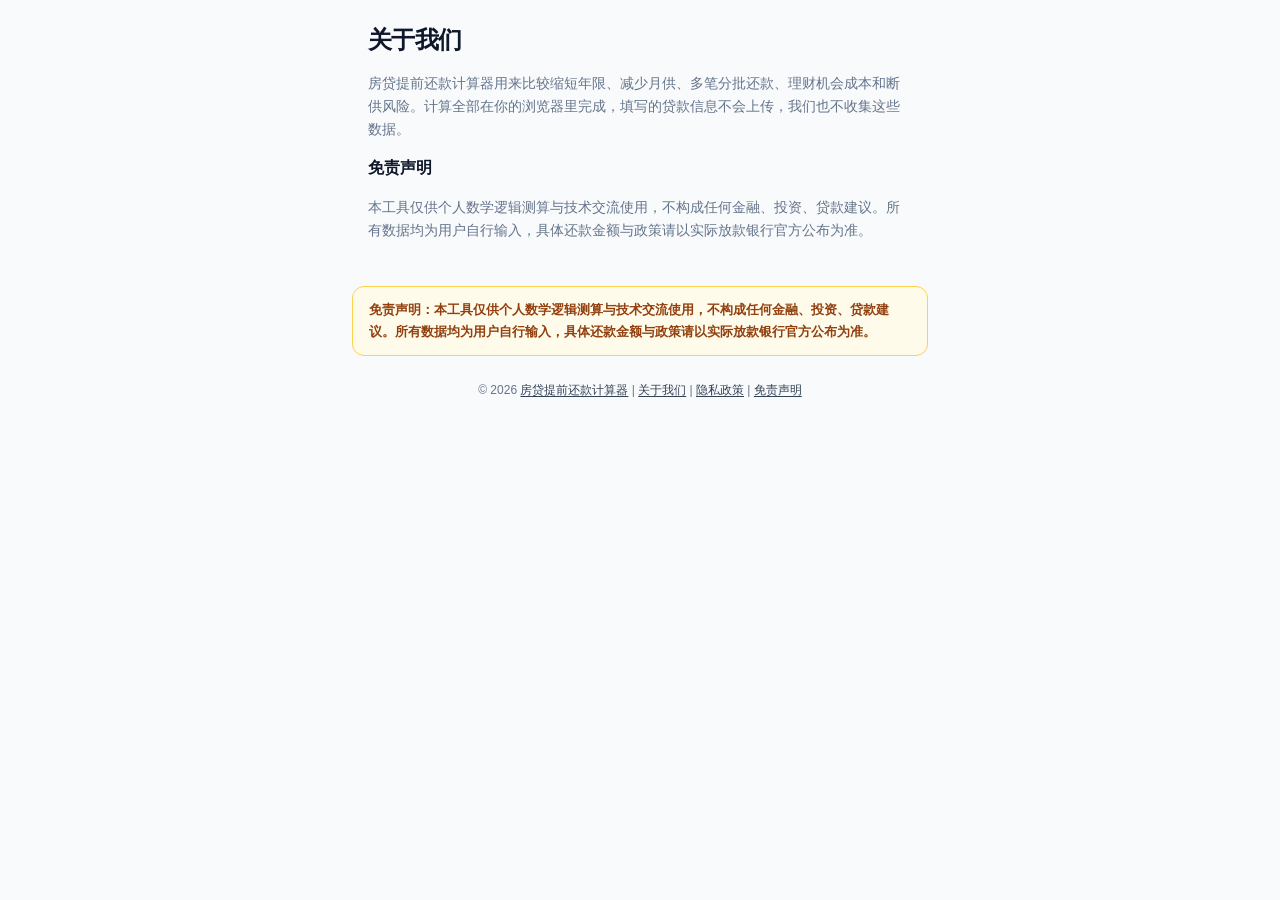
<file: about.html>
<!DOCTYPE html>
<html lang="zh-CN">
<head>
  <meta charset="UTF-8">
  <meta name="viewport" content="width=device-width, initial-scale=1">
  <title>关于我们 - 房贷提前还款计算器</title>
  <meta name="description" content="房贷提前还款计算器支持多笔提前还、理财机会成本对比和断供风险评估。计算在浏览器内完成，贷款数字不会上传。">
  <link rel="canonical" href="https://www.tqhuan.cn/about.html">
  <link rel="stylesheet" href="styles.css">
  <script>
  var _hmt = _hmt || [];
  (function() {
    var hm = document.createElement("script");
    hm.src = "https://hm.baidu.com/hm.js?503f202a30f03199e3a95cd31e0b8663";
    var s = document.getElementsByTagName("script")[0];
    s.parentNode.insertBefore(hm, s);
  })();
  </script>
  <script>
  var _hmt = _hmt || [];
  (function() {
    var hm = document.createElement("script");
    hm.src = "https://hm.baidu.com/hm.js?cf469997a8c69997a2779e6e20d9fe9f";
    var s = document.getElementsByTagName("script")[0];
    s.parentNode.insertBefore(hm, s);
  })();
  </script>
</head>
<body class="min-h-screen bg-slate-50 font-sans text-slate-900">
  <main class="mx-auto w-full max-w-xl px-4 py-6">
    <h1 class="text-2xl font-semibold tracking-tight">关于我们</h1>
    <p class="mt-4 text-sm leading-relaxed text-slate-500">房贷提前还款计算器用来比较缩短年限、减少月供、多笔分批还款、理财机会成本和断供风险。计算全部在你的浏览器里完成，填写的贷款信息不会上传，我们也不收集这些数据。</p>
    <h2 id="disclaimer" class="mt-4 text-base font-semibold">免责声明</h2>
    <p class="mt-4 text-sm leading-relaxed text-slate-500">本工具仅供个人数学逻辑测算与技术交流使用，不构成任何金融、投资、贷款建议。所有数据均为用户自行输入，具体还款金额与政策请以实际放款银行官方公布为准。</p>
  </main>
  <p class="site-disclaimer">免责声明：本工具仅供个人数学逻辑测算与技术交流使用，不构成任何金融、投资、贷款建议。所有数据均为用户自行输入，具体还款金额与政策请以实际放款银行官方公布为准。</p>
  <footer class="site-footer">© 2026 <a href="index.html">房贷提前还款计算器</a> | <a href="about.html">关于我们</a> | <a href="privacy.html">隐私政策</a> | <a href="about.html#disclaimer">免责声明</a></footer>
</body>
</html>
</file>
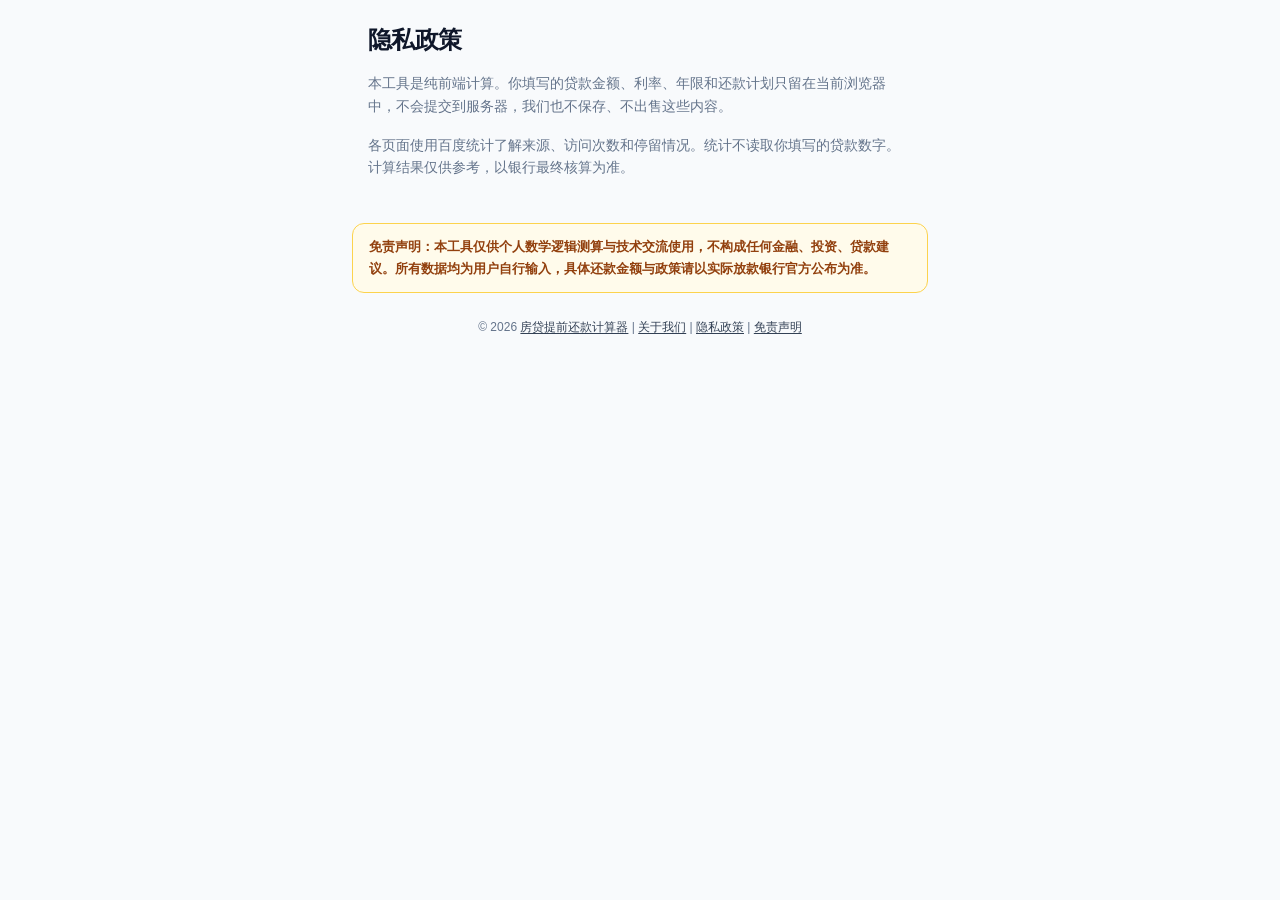
<file: privacy.html>
<!DOCTYPE html>
<html lang="zh-CN">
<head>
  <meta charset="UTF-8">
  <meta name="viewport" content="width=device-width, initial-scale=1">
  <title>隐私政策 - 房贷提前还款计算器</title>
  <meta name="description" content="房贷提前还款计算器在浏览器内计算。贷款金额、利率和还款计划不会上传。页面使用百度统计，统计不读取你填写的贷款数字。">
  <link rel="canonical" href="https://www.tqhuan.cn/privacy.html">
  <link rel="stylesheet" href="styles.css">
  <script>
  var _hmt = _hmt || [];
  (function() {
    var hm = document.createElement("script");
    hm.src = "https://hm.baidu.com/hm.js?503f202a30f03199e3a95cd31e0b8663";
    var s = document.getElementsByTagName("script")[0];
    s.parentNode.insertBefore(hm, s);
  })();
  </script>
  <script>
  var _hmt = _hmt || [];
  (function() {
    var hm = document.createElement("script");
    hm.src = "https://hm.baidu.com/hm.js?cf469997a8c69997a2779e6e20d9fe9f";
    var s = document.getElementsByTagName("script")[0];
    s.parentNode.insertBefore(hm, s);
  })();
  </script>
</head>
<body class="min-h-screen bg-slate-50 font-sans text-slate-900">
  <main class="mx-auto w-full max-w-xl px-4 py-6">
    <h1 class="text-2xl font-semibold tracking-tight">隐私政策</h1>
    <p class="mt-4 text-sm leading-relaxed text-slate-500">本工具是纯前端计算。你填写的贷款金额、利率、年限和还款计划只留在当前浏览器中，不会提交到服务器，我们也不保存、不出售这些内容。</p>
    <p class="mt-4 text-sm leading-relaxed text-slate-500">各页面使用百度统计了解来源、访问次数和停留情况。统计不读取你填写的贷款数字。计算结果仅供参考，以银行最终核算为准。</p>
  </main>
  <p class="site-disclaimer">免责声明：本工具仅供个人数学逻辑测算与技术交流使用，不构成任何金融、投资、贷款建议。所有数据均为用户自行输入，具体还款金额与政策请以实际放款银行官方公布为准。</p>
  <footer class="site-footer">© 2026 <a href="index.html">房贷提前还款计算器</a> | <a href="about.html">关于我们</a> | <a href="privacy.html">隐私政策</a> | <a href="about.html#disclaimer">免责声明</a></footer>
</body>
</html>
</file>
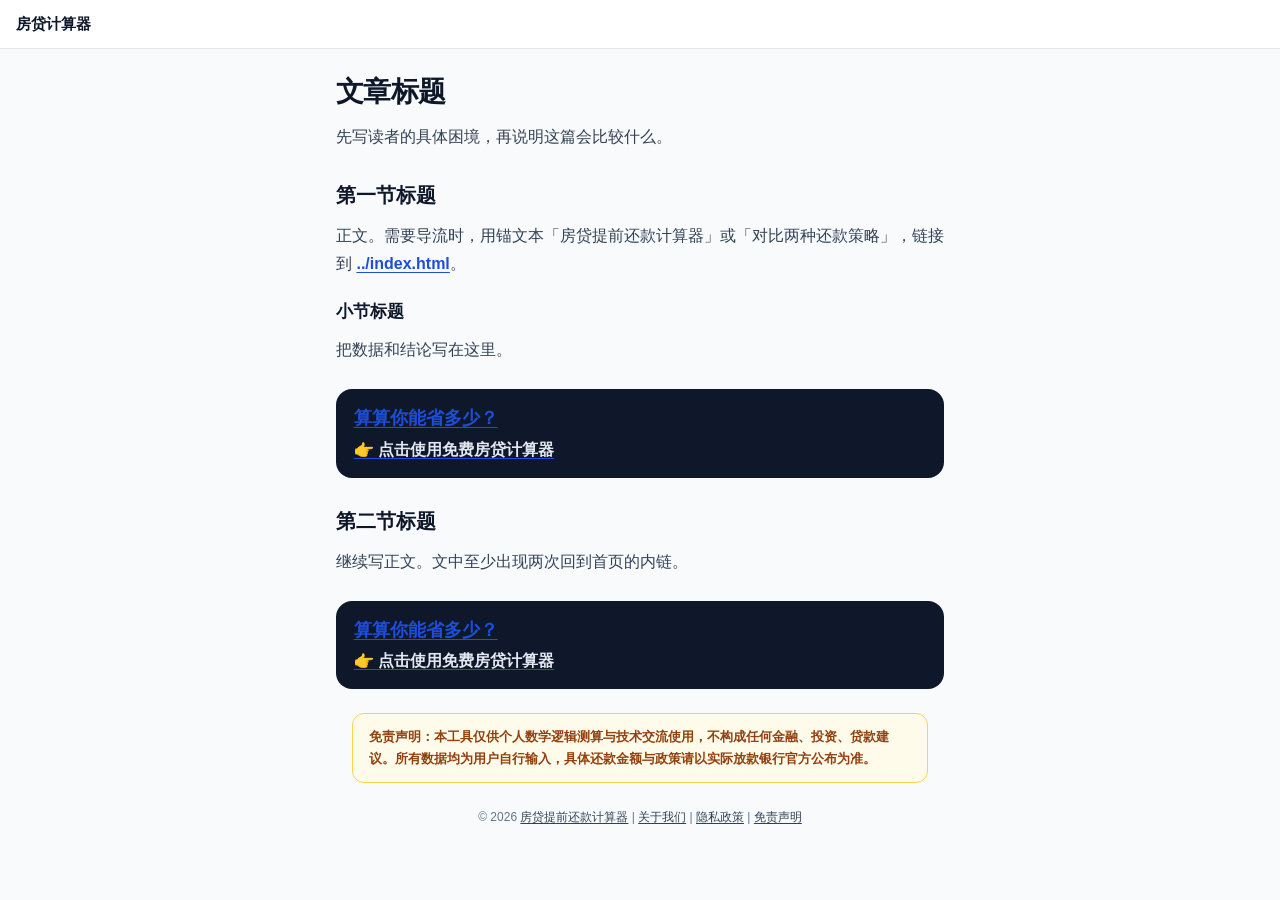
<file: blog/post-template.html>
<!DOCTYPE html>
<html lang="zh-CN">
<head>
  <meta charset="UTF-8">
  <meta name="viewport" content="width=device-width, initial-scale=1">
  <meta name="robots" content="noindex">
  <title>文章标题 - 房贷提前还款计算器</title>
  <meta name="description" content="用一两句话写清这篇要解决的问题，以及它和普通房贷计算器的差别。">
  <link rel="canonical" href="https://www.tqhuan.cn/blog/文章文件名.html">
  <link rel="stylesheet" href="../styles.css">
  <script type="application/ld+json">
  {
    "@context": "https://schema.org",
    "@type": "Article",
    "headline": "文章标题",
    "description": "与 meta description 相同的摘要。",
    "inLanguage": "zh-CN",
    "datePublished": "2026-11-15",
    "dateModified": "2026-11-15",
    "mainEntityOfPage": "https://www.tqhuan.cn/blog/文章文件名.html",
    "author": {
      "@type": "Organization",
      "name": "房贷提前还款计算器",
      "url": "https://www.tqhuan.cn/"
    },
    "publisher": {
      "@type": "Organization",
      "name": "房贷提前还款计算器",
      "url": "https://www.tqhuan.cn/"
    }
  }
  </script>
</head>
<body class="min-h-screen bg-slate-50 font-sans text-slate-900">
  <header class="blog-nav">
    <a href="../index.html">房贷计算器</a>
  </header>
  <main class="blog-wrap">
    <article class="blog-article">
      <h1>文章标题</h1>
      <p>先写读者的具体困境，再说明这篇会比较什么。</p>
      <h2>第一节标题</h2>
      <p>正文。需要导流时，用锚文本「房贷提前还款计算器」或「对比两种还款策略」，链接到 <a href="../index.html">../index.html</a>。</p>
      <h3>小节标题</h3>
      <p>把数据和结论写在这里。</p>
      <a class="blog-cta" href="../index.html">
        <strong>算算你能省多少？</strong>
        <span>👉 点击使用免费房贷计算器</span>
      </a>
      <h2>第二节标题</h2>
      <p>继续写正文。文中至少出现两次回到首页的内链。</p>
      <a class="blog-cta" href="../index.html">
        <strong>算算你能省多少？</strong>
        <span>👉 点击使用免费房贷计算器</span>
      </a>
    </article>
  </main>
  <p class="site-disclaimer">免责声明：本工具仅供个人数学逻辑测算与技术交流使用，不构成任何金融、投资、贷款建议。所有数据均为用户自行输入，具体还款金额与政策请以实际放款银行官方公布为准。</p>
  <footer class="site-footer">© 2026 <a href="../index.html">房贷提前还款计算器</a> | <a href="../about.html">关于我们</a> | <a href="../privacy.html">隐私政策</a> | <a href="../about.html#disclaimer">免责声明</a></footer>
</body>
</html>
</file>
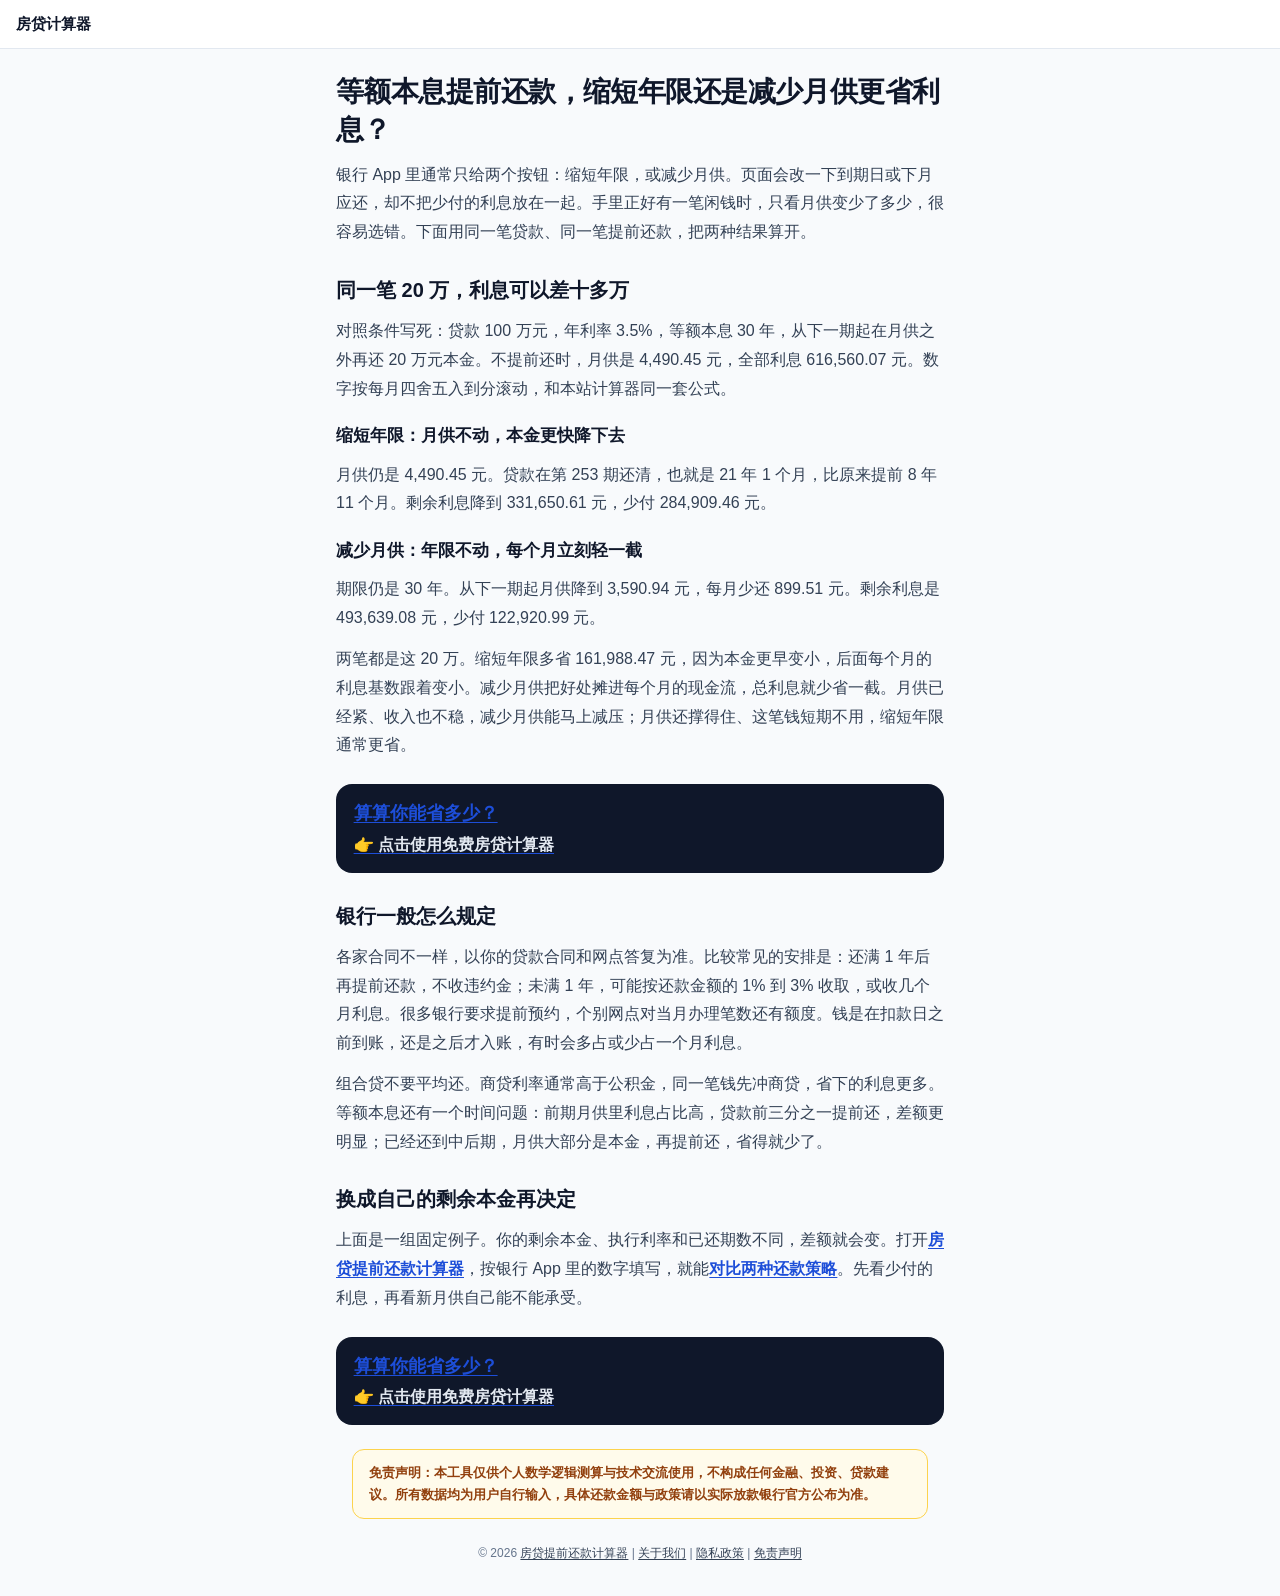
<file: blog/shrink-years-vs-lower-payment.html>
<!DOCTYPE html>
<html lang="zh-CN">
<head>
  <meta charset="UTF-8">
  <meta name="viewport" content="width=device-width, initial-scale=1">
  <title>等额本息提前还款，缩短年限还是减少月供更省利息？</title>
  <meta name="description" content="同样提前还 20 万，缩短年限比减少月供多省约 16.2 万利息。用 100 万、3.5%、30 年的等额本息例子对照两种策略，并说明银行常见的提前还款规定。">
  <link rel="canonical" href="https://www.tqhuan.cn/blog/shrink-years-vs-lower-payment.html">
  <link rel="stylesheet" href="../styles.css">
  <script type="application/ld+json">
  {
    "@context": "https://schema.org",
    "@type": "Article",
    "headline": "等额本息提前还款，缩短年限还是减少月供更省利息？",
    "description": "同样提前还 20 万，缩短年限比减少月供多省约 16.2 万利息。用 100 万、3.5%、30 年的等额本息例子对照两种策略，并说明银行常见的提前还款规定。",
    "inLanguage": "zh-CN",
    "datePublished": "2026-11-15",
    "dateModified": "2026-11-15",
    "mainEntityOfPage": "https://www.tqhuan.cn/blog/shrink-years-vs-lower-payment.html",
    "author": {
      "@type": "Organization",
      "name": "房贷提前还款计算器",
      "url": "https://www.tqhuan.cn/"
    },
    "publisher": {
      "@type": "Organization",
      "name": "房贷提前还款计算器",
      "url": "https://www.tqhuan.cn/"
    }
  }
  </script>
</head>
<body class="min-h-screen bg-slate-50 font-sans text-slate-900">
  <header class="blog-nav">
    <a href="../index.html">房贷计算器</a>
  </header>
  <main class="blog-wrap">
    <article class="blog-article">
      <h1>等额本息提前还款，缩短年限还是减少月供更省利息？</h1>
      <p>银行 App 里通常只给两个按钮：缩短年限，或减少月供。页面会改一下到期日或下月应还，却不把少付的利息放在一起。手里正好有一笔闲钱时，只看月供变少了多少，很容易选错。下面用同一笔贷款、同一笔提前还款，把两种结果算开。</p>

      <h2>同一笔 20 万，利息可以差十多万</h2>
      <p>对照条件写死：贷款 100 万元，年利率 3.5%，等额本息 30 年，从下一期起在月供之外再还 20 万元本金。不提前还时，月供是 4,490.45 元，全部利息 616,560.07 元。数字按每月四舍五入到分滚动，和本站计算器同一套公式。</p>
      <h3>缩短年限：月供不动，本金更快降下去</h3>
      <p>月供仍是 4,490.45 元。贷款在第 253 期还清，也就是 21 年 1 个月，比原来提前 8 年 11 个月。剩余利息降到 331,650.61 元，少付 284,909.46 元。</p>
      <h3>减少月供：年限不动，每个月立刻轻一截</h3>
      <p>期限仍是 30 年。从下一期起月供降到 3,590.94 元，每月少还 899.51 元。剩余利息是 493,639.08 元，少付 122,920.99 元。</p>
      <p>两笔都是这 20 万。缩短年限多省 161,988.47 元，因为本金更早变小，后面每个月的利息基数跟着变小。减少月供把好处摊进每个月的现金流，总利息就少省一截。月供已经紧、收入也不稳，减少月供能马上减压；月供还撑得住、这笔钱短期不用，缩短年限通常更省。</p>

      <a class="blog-cta" href="../index.html">
        <strong>算算你能省多少？</strong>
        <span>👉 点击使用免费房贷计算器</span>
      </a>

      <h2>银行一般怎么规定</h2>
      <p>各家合同不一样，以你的贷款合同和网点答复为准。比较常见的安排是：还满 1 年后再提前还款，不收违约金；未满 1 年，可能按还款金额的 1% 到 3% 收取，或收几个月利息。很多银行要求提前预约，个别网点对当月办理笔数还有额度。钱是在扣款日之前到账，还是之后才入账，有时会多占或少占一个月利息。</p>
      <p>组合贷不要平均还。商贷利率通常高于公积金，同一笔钱先冲商贷，省下的利息更多。等额本息还有一个时间问题：前期月供里利息占比高，贷款前三分之一提前还，差额更明显；已经还到中后期，月供大部分是本金，再提前还，省得就少了。</p>

      <h2>换成自己的剩余本金再决定</h2>
      <p>上面是一组固定例子。你的剩余本金、执行利率和已还期数不同，差额就会变。打开<a href="../index.html">房贷提前还款计算器</a>，按银行 App 里的数字填写，就能<a href="../index.html">对比两种还款策略</a>。先看少付的利息，再看新月供自己能不能承受。</p>

      <a class="blog-cta" href="../index.html">
        <strong>算算你能省多少？</strong>
        <span>👉 点击使用免费房贷计算器</span>
      </a>
    </article>
  </main>
  <p class="site-disclaimer">免责声明：本工具仅供个人数学逻辑测算与技术交流使用，不构成任何金融、投资、贷款建议。所有数据均为用户自行输入，具体还款金额与政策请以实际放款银行官方公布为准。</p>
  <footer class="site-footer">© 2026 <a href="../index.html">房贷提前还款计算器</a> | <a href="../about.html">关于我们</a> | <a href="../privacy.html">隐私政策</a> | <a href="../about.html#disclaimer">免责声明</a></footer>
</body>
</html>
</file>
<file: styles.css>
*,:after,:before{--tw-border-spacing-x:0;--tw-border-spacing-y:0;--tw-translate-x:0;--tw-translate-y:0;--tw-rotate:0;--tw-skew-x:0;--tw-skew-y:0;--tw-scale-x:1;--tw-scale-y:1;--tw-pan-x: ;--tw-pan-y: ;--tw-pinch-zoom: ;--tw-scroll-snap-strictness:proximity;--tw-gradient-from-position: ;--tw-gradient-via-position: ;--tw-gradient-to-position: ;--tw-ordinal: ;--tw-slashed-zero: ;--tw-numeric-figure: ;--tw-numeric-spacing: ;--tw-numeric-fraction: ;--tw-ring-inset: ;--tw-ring-offset-width:0px;--tw-ring-offset-color:#fff;--tw-ring-color:rgba(59,130,246,.5);--tw-ring-offset-shadow:0 0 #0000;--tw-ring-shadow:0 0 #0000;--tw-shadow:0 0 #0000;--tw-shadow-colored:0 0 #0000;--tw-blur: ;--tw-brightness: ;--tw-contrast: ;--tw-grayscale: ;--tw-hue-rotate: ;--tw-invert: ;--tw-saturate: ;--tw-sepia: ;--tw-drop-shadow: ;--tw-backdrop-blur: ;--tw-backdrop-brightness: ;--tw-backdrop-contrast: ;--tw-backdrop-grayscale: ;--tw-backdrop-hue-rotate: ;--tw-backdrop-invert: ;--tw-backdrop-opacity: ;--tw-backdrop-saturate: ;--tw-backdrop-sepia: ;--tw-contain-size: ;--tw-contain-layout: ;--tw-contain-paint: ;--tw-contain-style: }::backdrop{--tw-border-spacing-x:0;--tw-border-spacing-y:0;--tw-translate-x:0;--tw-translate-y:0;--tw-rotate:0;--tw-skew-x:0;--tw-skew-y:0;--tw-scale-x:1;--tw-scale-y:1;--tw-pan-x: ;--tw-pan-y: ;--tw-pinch-zoom: ;--tw-scroll-snap-strictness:proximity;--tw-gradient-from-position: ;--tw-gradient-via-position: ;--tw-gradient-to-position: ;--tw-ordinal: ;--tw-slashed-zero: ;--tw-numeric-figure: ;--tw-numeric-spacing: ;--tw-numeric-fraction: ;--tw-ring-inset: ;--tw-ring-offset-width:0px;--tw-ring-offset-color:#fff;--tw-ring-color:rgba(59,130,246,.5);--tw-ring-offset-shadow:0 0 #0000;--tw-ring-shadow:0 0 #0000;--tw-shadow:0 0 #0000;--tw-shadow-colored:0 0 #0000;--tw-blur: ;--tw-brightness: ;--tw-contrast: ;--tw-grayscale: ;--tw-hue-rotate: ;--tw-invert: ;--tw-saturate: ;--tw-sepia: ;--tw-drop-shadow: ;--tw-backdrop-blur: ;--tw-backdrop-brightness: ;--tw-backdrop-contrast: ;--tw-backdrop-grayscale: ;--tw-backdrop-hue-rotate: ;--tw-backdrop-invert: ;--tw-backdrop-opacity: ;--tw-backdrop-saturate: ;--tw-backdrop-sepia: ;--tw-contain-size: ;--tw-contain-layout: ;--tw-contain-paint: ;--tw-contain-style: }/*! tailwindcss v3.4.17 | MIT License | https://tailwindcss.com*/*,:after,:before{box-sizing:border-box;border:0 solid #e5e7eb}:after,:before{--tw-content:""}:host,html{line-height:1.5;-webkit-text-size-adjust:100%;-moz-tab-size:4;-o-tab-size:4;tab-size:4;font-family:Segoe UI,PingFang SC,Microsoft YaHei,Noto Sans SC,sans-serif;font-feature-settings:normal;font-variation-settings:normal;-webkit-tap-highlight-color:transparent}body{margin:0;line-height:inherit}hr{height:0;color:inherit;border-top-width:1px}abbr:where([title]){-webkit-text-decoration:underline dotted;text-decoration:underline dotted}h1,h2,h3,h4,h5,h6{font-size:inherit;font-weight:inherit}a{color:inherit;text-decoration:inherit}b,strong{font-weight:bolder}code,kbd,pre,samp{font-family:ui-monospace,SFMono-Regular,Menlo,Monaco,Consolas,Liberation Mono,Courier New,monospace;font-feature-settings:normal;font-variation-settings:normal;font-size:1em}small{font-size:80%}sub,sup{font-size:75%;line-height:0;position:relative;vertical-align:baseline}sub{bottom:-.25em}sup{top:-.5em}table{text-indent:0;border-color:inherit;border-collapse:collapse}button,input,optgroup,select,textarea{font-family:inherit;font-feature-settings:inherit;font-variation-settings:inherit;font-size:100%;font-weight:inherit;line-height:inherit;letter-spacing:inherit;color:inherit;margin:0;padding:0}button,select{text-transform:none}button,input:where([type=button]),input:where([type=reset]),input:where([type=submit]){-webkit-appearance:button;background-color:transparent;background-image:none}:-moz-focusring{outline:auto}:-moz-ui-invalid{box-shadow:none}progress{vertical-align:baseline}::-webkit-inner-spin-button,::-webkit-outer-spin-button{height:auto}[type=search]{-webkit-appearance:textfield;outline-offset:-2px}::-webkit-search-decoration{-webkit-appearance:none}::-webkit-file-upload-button{-webkit-appearance:button;font:inherit}summary{display:list-item}blockquote,dd,dl,figure,h1,h2,h3,h4,h5,h6,hr,p,pre{margin:0}fieldset{margin:0}fieldset,legend{padding:0}menu,ol,ul{list-style:none;margin:0;padding:0}dialog{padding:0}textarea{resize:vertical}input::-moz-placeholder,textarea::-moz-placeholder{opacity:1;color:#9ca3af}input::placeholder,textarea::placeholder{opacity:1;color:#9ca3af}[role=button],button{cursor:pointer}:disabled{cursor:default}audio,canvas,embed,iframe,img,object,svg,video{display:block;vertical-align:middle}img,video{max-width:100%;height:auto}[hidden]:where(:not([hidden=until-found])){display:none}.fixed{position:fixed}.absolute{position:absolute}.sticky{position:sticky}.top-0{top:0}.mx-auto{margin-left:auto;margin-right:auto}.mb-5{margin-bottom:1.25rem}.mt-1{margin-top:.25rem}.mt-1\.5{margin-top:.375rem}.mt-2{margin-top:.5rem}.mt-3{margin-top:.75rem}.mt-4{margin-top:1rem}.block{display:block}.flex{display:flex}.inline-flex{display:inline-flex}.table{display:table}.grid{display:grid}.hidden{display:none}.size-4{width:1rem;height:1rem}.h-60{height:15rem}.max-h-80{max-height:20rem}.min-h-screen{min-height:100vh}.w-12{width:3rem}.w-\[24\%\]{width:24%}.w-full{width:100%}.min-w-\[26rem\]{min-width:26rem}.max-w-xl{max-width:36rem}.table-fixed{table-layout:fixed}.border-collapse{border-collapse:collapse}.cursor-pointer{cursor:pointer}.grid-cols-1{grid-template-columns:repeat(1,minmax(0,1fr))}.grid-cols-2{grid-template-columns:repeat(2,minmax(0,1fr))}.flex-wrap{flex-wrap:wrap}.items-center{align-items:center}.justify-between{justify-content:space-between}.gap-2{gap:.5rem}.gap-3{gap:.75rem}.gap-x-4{-moz-column-gap:1rem;column-gap:1rem}.gap-y-2{row-gap:.5rem}.space-y-3>:not([hidden])~:not([hidden]){--tw-space-y-reverse:0;margin-top:calc(.75rem*(1 - var(--tw-space-y-reverse)));margin-bottom:calc(.75rem*var(--tw-space-y-reverse))}.space-y-4>:not([hidden])~:not([hidden]){--tw-space-y-reverse:0;margin-top:calc(1rem*(1 - var(--tw-space-y-reverse)));margin-bottom:calc(1rem*var(--tw-space-y-reverse))}.justify-self-start{justify-self:start}.overflow-auto{overflow:auto}.overflow-hidden{overflow:hidden}.overflow-x-hidden{overflow-x:hidden}.whitespace-pre-line{white-space:pre-line}.break-words{overflow-wrap:break-word}.rounded-2xl{border-radius:1rem}.rounded-full{border-radius:9999px}.rounded-xl{border-radius:.75rem}.border{border-width:1px}.border-b{border-bottom-width:1px}.border-t{border-top-width:1px}.border-slate-200{--tw-border-opacity:1;border-color:rgb(226 232 240/var(--tw-border-opacity,1))}.bg-emerald-50{--tw-bg-opacity:1;background-color:rgb(236 253 245/var(--tw-bg-opacity,1))}.bg-rose-50{--tw-bg-opacity:1;background-color:rgb(255 241 242/var(--tw-bg-opacity,1))}.bg-sky-50{--tw-bg-opacity:1;background-color:rgb(240 249 255/var(--tw-bg-opacity,1))}.bg-slate-50{--tw-bg-opacity:1;background-color:rgb(248 250 252/var(--tw-bg-opacity,1))}.bg-slate-900{--tw-bg-opacity:1;background-color:rgb(15 23 42/var(--tw-bg-opacity,1))}.bg-white{--tw-bg-opacity:1;background-color:rgb(255 255 255/var(--tw-bg-opacity,1))}.p-4{padding:1rem}.px-2{padding-left:.5rem;padding-right:.5rem}.px-3{padding-left:.75rem;padding-right:.75rem}.px-4{padding-left:1rem;padding-right:1rem}.py-1\.5{padding-top:.375rem;padding-bottom:.375rem}.py-2{padding-top:.5rem;padding-bottom:.5rem}.py-3{padding-top:.75rem;padding-bottom:.75rem}.py-6{padding-top:1.5rem;padding-bottom:1.5rem}.pt-3{padding-top:.75rem}.pt-4{padding-top:1rem}.text-left{text-align:left}.text-right{text-align:right}.align-top{vertical-align:top}.font-sans{font-family:Segoe UI,PingFang SC,Microsoft YaHei,Noto Sans SC,sans-serif}.text-2xl{font-size:1.5rem;line-height:2rem}.text-4xl{font-size:2.25rem;line-height:2.5rem}.text-base{font-size:1rem;line-height:1.5rem}.text-sm{font-size:.875rem;line-height:1.25rem}.text-xl{font-size:1.25rem;line-height:1.75rem}.text-xs{font-size:.75rem;line-height:1rem}.font-medium{font-weight:500}.font-semibold{font-weight:600}.tabular-nums{--tw-numeric-spacing:tabular-nums;font-variant-numeric:var(--tw-ordinal) var(--tw-slashed-zero) var(--tw-numeric-figure) var(--tw-numeric-spacing) var(--tw-numeric-fraction)}.leading-relaxed{line-height:1.625}.tracking-tight{letter-spacing:-.025em}.text-emerald-950{--tw-text-opacity:1;color:rgb(2 44 34/var(--tw-text-opacity,1))}.text-rose-700{--tw-text-opacity:1;color:rgb(190 18 60/var(--tw-text-opacity,1))}.text-rose-950{--tw-text-opacity:1;color:rgb(76 5 25/var(--tw-text-opacity,1))}.text-sky-950{--tw-text-opacity:1;color:rgb(8 47 73/var(--tw-text-opacity,1))}.text-slate-500{--tw-text-opacity:1;color:rgb(100 116 139/var(--tw-text-opacity,1))}.text-slate-600{--tw-text-opacity:1;color:rgb(71 85 105/var(--tw-text-opacity,1))}.text-slate-700{--tw-text-opacity:1;color:rgb(51 65 85/var(--tw-text-opacity,1))}.text-slate-800{--tw-text-opacity:1;color:rgb(30 41 59/var(--tw-text-opacity,1))}.text-slate-900{--tw-text-opacity:1;color:rgb(15 23 42/var(--tw-text-opacity,1))}.text-white{--tw-text-opacity:1;color:rgb(255 255 255/var(--tw-text-opacity,1))}.accent-slate-900{accent-color:#0f172a}.shadow-sm{--tw-shadow:0 1px 2px 0 rgba(0,0,0,.05);--tw-shadow-colored:0 1px 2px 0 var(--tw-shadow-color);box-shadow:var(--tw-ring-offset-shadow,0 0 #0000),var(--tw-ring-shadow,0 0 #0000),var(--tw-shadow)}.outline-none{outline:2px solid transparent;outline-offset:2px}.ring-slate-900{--tw-ring-opacity:1;--tw-ring-color:rgb(15 23 42/var(--tw-ring-opacity,1))}.blur{--tw-blur:blur(8px)}.blur,.filter{filter:var(--tw-blur) var(--tw-brightness) var(--tw-contrast) var(--tw-grayscale) var(--tw-hue-rotate) var(--tw-invert) var(--tw-saturate) var(--tw-sepia) var(--tw-drop-shadow)}.pdf-root{position:fixed;left:-8000px;top:0;width:720px;background:#fff;color:#0f172a;font-family:Microsoft YaHei,PingFang SC,Segoe UI,sans-serif}.pdf-sheet{padding:4px 2px 8px}.pdf-head{display:flex;justify-content:space-between;align-items:baseline;margin-bottom:14px;padding-bottom:8px;border-bottom:2px solid #0f172a}.pdf-head strong{font-size:22px}.pdf-head span{color:#64748b;font-size:13px}.pdf-root p{margin:0 0 6px;color:#475569;font-size:13px}.pdf-root h2{margin:16px 0 8px;font-size:15px;color:#0f172a}.pdf-root .pdf-block h2{margin:0 0 8px}.pdf-root .pdf-block p:last-child{margin-bottom:0}.pdf-root table{width:100%;border-collapse:collapse;font-size:13px;font-variant-numeric:tabular-nums}.pdf-root td,.pdf-root th{border:1px solid #e2e8f0;padding:6px 8px;text-align:left}.pdf-root th{background:#f8fafc;font-weight:650}.pdf-num td,.pdf-num th{text-align:right}.pdf-num td:first-child,.pdf-num th:first-child{text-align:left}.pdf-saved{display:grid;grid-template-columns:1fr 1fr;gap:8px}.pdf-saved p{margin:0;padding:10px 12px;border-radius:8px;font-size:13px}.pdf-saved strong{display:block;margin-top:4px;font-size:18px}.pdf-best td{background:#ecfdf5;color:#064e3b}.pdf-second td{background:#f0f9ff;color:#0c4a6e}.pdf-ok td{background:#fffbeb;color:#78350f}.pdf-base td{background:#f8fafc}.pdf-bad td{background:#fff1f2;color:#881337}.pdf-root td.pdf-money{text-align:right;font-weight:650;white-space:nowrap}.pdf-saved .a{background:#ecfdf5;color:#064e3b}.pdf-saved .b{background:#f0f9ff;color:#0c4a6e}.pdf-chart{display:block;width:100%;height:auto;margin-top:4px}.empty\:hidden:empty{display:none}.focus\:ring-2:focus{--tw-ring-offset-shadow:var(--tw-ring-inset) 0 0 0 var(--tw-ring-offset-width) var(--tw-ring-offset-color);--tw-ring-shadow:var(--tw-ring-inset) 0 0 0 calc(2px + var(--tw-ring-offset-width)) var(--tw-ring-color);box-shadow:var(--tw-ring-offset-shadow),var(--tw-ring-shadow),var(--tw-shadow,0 0 #0000)}.active\:bg-slate-100:active{--tw-bg-opacity:1;background-color:rgb(241 245 249/var(--tw-bg-opacity,1))}.active\:bg-slate-800:active{--tw-bg-opacity:1;background-color:rgb(30 41 59/var(--tw-bg-opacity,1))}.disabled\:opacity-60:disabled{opacity:.6}@media (min-width:640px){.sm\:col-span-2{grid-column:span 2/span 2}.sm\:grid-cols-2{grid-template-columns:repeat(2,minmax(0,1fr))}.sm\:py-10{padding-top:2.5rem;padding-bottom:2.5rem}}

summary {
  display: flex;
  align-items: center;
  justify-content: space-between;
  gap: 0.75rem;
  list-style: none;
  cursor: pointer;
}

summary::-webkit-details-marker {
  display: none;
}

summary::marker {
  content: "";
}

summary::after {
  content: "＋";
  flex: none;
  margin-left: 0.75rem;
  color: #64748b;
  font-weight: 500;
  transition: transform 0.2s ease, opacity 0.2s ease;
}

details[open] > summary::after {
  content: "－";
  transform: rotate(180deg);
}

#paid-details > summary {
  align-items: flex-start;
}

#paid-details > summary span {
  min-width: 0;
}

.fold-hint {
  margin-left: auto;
  font-size: 0.75rem;
  line-height: 1rem;
  font-weight: 400;
  color: #64748b;
}

#comparison-body tr:nth-child(even) {
  background: #f1f5f9;
}

#comparison-body tr.bg-emerald-50 {
  background-color: #ecfdf5;
}

#comparison-body tr.bg-sky-50 {
  background-color: #f0f9ff;
}

#comparison-body tr.bg-rose-50 {
  background-color: #fff1f2;
}

#comparison-body td {
  border-top: 1px solid #e2e8f0;
  padding: 0.75rem 0.5rem;
}

#comparison-body td:last-child {
  text-align: right;
  font-weight: 700;
}

[hidden] {
  display: none !important;
}

.interest-bar {
  height: 0.5rem;
  overflow: hidden;
  border-radius: 9999px;
  background: #e2e8f0;
}

.interest-bar > span {
  display: block;
  height: 100%;
  border-radius: inherit;
  background: #0f172a;
}

#message:not(:empty) {
  margin-top: 0.75rem;
  border: 1px solid #fecdd3;
  border-radius: 0.75rem;
  background: #fff1f2;
  padding: 0.75rem 1rem;
  color: #9f1239;
  font-size: 0.95rem;
  font-weight: 650;
  line-height: 1.5;
}

input.field-missing {
  border-color: #be123c;
  background: #fff1f2;
}

.site-footer {
  margin: 1.5rem auto 0;
  width: 100%;
  max-width: 36rem;
  padding: 0 1rem 2rem;
  color: #64748b;
  font-size: 0.75rem;
  line-height: 1.7;
  text-align: center;
}

.site-footer a {
  color: #334155;
  text-decoration: underline;
  text-underline-offset: 2px;
}

.paid-helper-link {
  margin-top: 0.4rem;
  padding: 0;
  border: 0;
  background: transparent;
  color: #1d4ed8;
  font-size: 0.75rem;
  line-height: 1.4;
  text-align: left;
  text-decoration: underline;
  text-underline-offset: 2px;
}

#paid-helper {
  width: min(100% - 2rem, 28rem);
  border: 0;
  border-radius: 1rem;
  padding: 1rem;
  color: #0f172a;
}

#paid-helper::backdrop {
  background: rgba(15, 23, 42, 0.45);
}

.advice-card {
  margin: 0;
  padding: 0.9rem 1rem;
  background: #ecfdf5;
  color: #064e3b;
  font-size: 0.95rem;
  font-weight: 650;
  line-height: 1.55;
}

.advice-card.is-warn {
  background: #fffbeb;
  color: #78350f;
}

.image-root {
  position: fixed;
  left: -8000px;
  top: 0;
  width: 750px;
  background: #f8fafc;
}

.image-sheet {
  width: 750px;
  padding: 28px 24px 32px;
  background: #f8fafc;
}

.image-sheet h1 {
  margin: 0 0 16px;
  font-size: 28px;
  font-weight: 700;
}

.image-sheet > * + * {
  margin-top: 16px;
}

.image-charts {
  display: flex;
  flex-direction: column;
  gap: 16px;
}

.image-chart-card {
  border: 1px solid #e2e8f0;
  border-radius: 16px;
  background: #fff;
  padding: 16px;
}

.image-chart-card h2 {
  margin: 0 0 8px;
  color: #334155;
  font-size: 16px;
  font-weight: 600;
}

.image-chart-card img {
  display: block;
  width: 100%;
  height: auto;
}

.image-chart-note {
  margin: 8px 0 12px;
  font-size: 13px;
  line-height: 1.55;
}

.image-chart-note.is-good {
  color: #065f46;
}

.image-chart-note.is-warn {
  color: #92400e;
}

.image-chart-note strong,
.knee-note strong {
  display: block;
  font-weight: 700;
}

.image-chart-note span,
.knee-note span {
  display: block;
  margin-top: 2px;
  font-weight: 400;
}

.image-foot {
  margin: 0;
  padding: 14px 16px;
  border: 1px solid #e2e8f0;
  border-radius: 12px;
  background: #f8fafc;
  color: #64748b;
  font-size: 13px;
  line-height: 1.6;
  text-align: center;
}

.image-foot strong {
  color: #0f172a;
  font-size: 16px;
  font-weight: 700;
}

#image-report {
  width: min(100% - 1.5rem, 28rem);
  max-height: calc(100% - 2rem);
  overflow: auto;
  border: 0;
  border-radius: 1rem;
  padding: 1rem;
}

#image-report img {
  width: 100%;
  height: auto;
  border-radius: 0.75rem;
}

.image-save-hint {
  margin: 0;
  padding: 0.85rem 1rem;
  border-radius: 0.75rem;
  background: #fffbeb;
  color: #78350f;
  font-size: 1rem;
  font-weight: 700;
  line-height: 1.5;
}

#result {
  scroll-margin-top: 0.75rem;
}

.calc-page {
  padding-bottom: 50vh;
}

#schedule-table.schedule-combo {
  min-width: 58rem;
}

#schedule-head th {
  position: sticky;
  background: #fff;
  z-index: 1;
}

#schedule-head th[colspan] {
  text-align: center;
}

#schedule-head tr:first-child th {
  top: 0;
}

#schedule-head tr:nth-child(2) th {
  top: 2.25rem;
}

#schedule-body tr.paid-row td {
  background: #e0e7ff;
  color: #334155;
}

.schedule-combo .col-fund {
  background: #eef2ff;
}

.schedule-combo .col-commercial {
  background: #fff7ed;
}

.schedule-combo .col-split {
  border-left: 3px solid #334155;
}

#schedule-head th.col-fund {
  background: #c7d2fe;
  color: #312e81;
}

#schedule-head th.col-commercial {
  background: #fed7aa;
  color: #9a3412;
}

#schedule-body tr.paid-row td.col-fund {
  background: #c7d2fe;
}

#schedule-body tr.paid-row td.col-commercial {
  background: #fed7aa;
}

.schedule-shot-root {
  position: fixed;
  left: -16000px;
  top: 0;
  background: #fff;
}

.schedule-shot {
  padding: 24px 28px 32px;
  background: #fff;
  color: #0f172a;
}

.schedule-shot h1 {
  margin: 0 0 16px;
  font-size: 22px;
  font-weight: 700;
}

.schedule-shot h2 {
  margin: 0 0 8px;
  font-size: 16px;
  font-weight: 700;
}

.schedule-shot section + section {
  margin-top: 24px;
}

.schedule-export-table {
  width: 100%;
  border-collapse: collapse;
  background: #fff;
  font-size: 13px;
  font-variant-numeric: tabular-nums;
}

.schedule-export-table th,
.schedule-export-table td {
  white-space: nowrap;
  border-bottom: 1px solid #e2e8f0;
}

.schedule-export-table thead .col-fund {
  background: #c7d2fe;
  color: #312e81;
}

.schedule-export-table thead .col-commercial {
  background: #fed7aa;
  color: #9a3412;
}

.schedule-export-table tbody tr.paid-row td {
  background: #e0e7ff;
  color: #334155;
}

.schedule-export-table tbody tr.paid-row td.col-fund {
  background: #c7d2fe;
}

.schedule-export-table tbody tr.paid-row td.col-commercial {
  background: #fed7aa;
}

.pdf-root .pdf-sheet {
  padding: 16px 18px 14px;
}

.pdf-root .pdf-top {
  display: flex;
  justify-content: space-between;
  align-items: flex-start;
  gap: 16px;
  padding-bottom: 10px;
  border-bottom: 2px solid #0f172a;
}

.pdf-root .pdf-top h1 {
  margin: 0;
  font-size: 20px;
  font-weight: 700;
  letter-spacing: 0.04em;
  color: #0f172a;
}

.pdf-root .pdf-kicker {
  margin: 4px 0 0;
  color: #64748b;
  font-size: 12px;
  line-height: 1.5;
}

.pdf-root .pdf-date {
  flex: none;
  margin-top: 4px;
  color: #64748b;
  font-size: 12px;
}

.pdf-root .pdf-summary {
  margin-top: 12px;
  border: 1px solid #e2e8f0;
  border-radius: 8px;
  padding: 10px 12px 12px;
}

.pdf-root .pdf-stat span {
  display: block;
  color: #64748b;
  font-size: 11px;
}

.pdf-root .pdf-stat strong {
  display: block;
  margin-top: 1px;
  font-size: 16px;
  font-weight: 700;
  font-variant-numeric: tabular-nums;
}

.pdf-root .pdf-stat em {
  display: block;
  margin-top: 2px;
  color: #64748b;
  font-size: 11px;
  font-style: normal;
}

.pdf-root .pdf-stat-lg strong {
  font-size: 22px;
}

.pdf-root .pdf-stat-md {
  margin-top: 8px;
  padding-top: 8px;
  border-top: 1px solid #e2e8f0;
}

.pdf-root .pdf-stat-md strong {
  font-size: 18px;
}

.pdf-root .pdf-stat-gap {
  margin-top: 8px;
}

.pdf-root .pdf-pair {
  display: grid;
  grid-template-columns: 1fr 1fr;
  gap: 8px;
  margin-top: 8px;
}

.pdf-root .pdf-remain {
  display: flex;
  justify-content: space-between;
  align-items: baseline;
  gap: 8px;
  margin-top: 6px;
  color: #334155;
  font-size: 12px;
  font-variant-numeric: tabular-nums;
}

.pdf-root .pdf-summary .interest-bar {
  margin-top: 6px;
}

.pdf-root .pdf-summary .pdf-caption {
  margin-top: 6px;
}

.pdf-root .pdf-kpis {
  display: grid;
  grid-template-columns: 1fr 1fr 1.35fr;
  gap: 8px;
  margin-top: 12px;
}

.pdf-root .pdf-kpi {
  border: 1px solid #e2e8f0;
  border-radius: 8px;
  padding: 8px 10px 9px;
  background: #f8fafc;
}

.pdf-root .pdf-kpi > span {
  display: block;
  color: #64748b;
  font-size: 11px;
}

.pdf-root .pdf-kpi strong {
  display: block;
  margin-top: 2px;
  font-size: 18px;
  font-weight: 700;
  font-variant-numeric: tabular-nums;
  letter-spacing: -0.02em;
}

.pdf-root .pdf-sub {
  display: block;
  margin-top: 3px;
  color: #334155;
  font-size: 11px;
  line-height: 1.4;
}

.pdf-root .pdf-kpi .interest-bar {
  margin-top: 6px;
}

.pdf-root .pdf-section {
  margin-top: 12px;
}

.pdf-root .pdf-sheet h2 {
  margin: 0 0 8px;
  padding-left: 8px;
  border-left: 3px solid #0f172a;
  font-size: 13px;
  font-weight: 700;
  line-height: 1.2;
}

.pdf-root .pdf-bar-row {
  display: grid;
  grid-template-columns: 148px 1fr 96px;
  align-items: center;
  gap: 8px;
  margin-top: 5px;
  font-size: 11px;
}

.pdf-root .pdf-section .pdf-bar-row {
  grid-template-columns: 168px minmax(0, 1fr) auto;
}

.pdf-root .pdf-bar-name {
  color: #0f172a;
  line-height: 1.25;
}

.pdf-root .pdf-section .pdf-bar-name {
  white-space: nowrap;
}

.pdf-root .pdf-bar-name.is-best {
  font-weight: 700;
}

.pdf-root .pdf-bar-track {
  display: block;
  height: 7px;
  overflow: hidden;
  border-radius: 999px;
  background: #e2e8f0;
}

.pdf-root .pdf-bar-track > span {
  display: block;
  height: 100%;
  border-radius: inherit;
}

.pdf-root .pdf-bar-value {
  text-align: right;
  font-weight: 700;
  font-variant-numeric: tabular-nums;
  white-space: nowrap;
}

.pdf-root .pdf-caption {
  margin: 6px 0 0;
  color: #475569;
  font-size: 11px;
  line-height: 1.45;
}

.pdf-root .pdf-charts {
  display: grid;
  grid-template-columns: 1fr 1fr;
  gap: 8px;
}

.pdf-root .pdf-chart-card {
  border: 1px solid #e2e8f0;
  border-radius: 8px;
  padding: 6px 6px 2px;
}

.pdf-root .pdf-chart-card h3 {
  margin: 0 0 2px;
  font-size: 11px;
  font-weight: 650;
  color: #334155;
}

.pdf-root .pdf-chart {
  display: block;
  width: 100%;
  height: auto;
  margin: 0;
}

.pdf-root .pdf-split {
  display: grid;
  grid-template-columns: 1fr 1fr;
  gap: 8px;
  margin-top: 12px;
}

.pdf-root .pdf-split-one {
  grid-template-columns: 1fr;
}

.pdf-root .pdf-panel {
  border: 1px solid #e2e8f0;
  border-radius: 8px;
  padding: 8px 10px 10px;
}

.pdf-root .pdf-mini {
  display: grid;
  grid-template-columns: repeat(3, 1fr);
  gap: 6px;
}

.pdf-root .pdf-mini-item span {
  display: block;
  color: #64748b;
  font-size: 10px;
}

.pdf-root .pdf-mini-item strong {
  display: block;
  margin-top: 2px;
  font-size: 13px;
  font-variant-numeric: tabular-nums;
}

.pdf-root .pdf-foot {
  margin: 10px 0 0;
  color: #94a3b8;
  font-size: 10px;
  line-height: 1.4;
}

.knee-note {
  margin: 0.75rem 0 0;
  font-size: 0.875rem;
  line-height: 1.55;
}

.knee-note.is-good {
  color: #065f46;
}

.knee-note.is-warn {
  color: #92400e;
}

.site-disclaimer {
  margin: 1.25rem auto 0;
  width: calc(100% - 2rem);
  max-width: 36rem;
  padding: 0.75rem 1rem;
  border: 1px solid #fcd34d;
  border-radius: 0.75rem;
  background: #fffbeb;
  color: #92400e;
  font-size: 0.8125rem;
  font-weight: 650;
  line-height: 1.7;
}

.overflow-x-auto { overflow-x: auto; }

.stat-pair,
.chart-pair {
  display: flex;
  flex-direction: column;
  gap: 1rem;
}

.result-placeholder {
  display: none;
}

@media (min-width: 1024px) {
  .max-w-\[1200px\],
  .lg\:max-w-\[1200px\] { max-width: 1200px; }
  .lg\:px-8 { padding-left: 2rem; padding-right: 2rem; }
  .lg\:text-3xl { font-size: 1.875rem; line-height: 2.25rem; }
  .lg\:grid { display: grid; }
  .lg\:grid-cols-12 { grid-template-columns: repeat(12, minmax(0, 1fr)); }
  .lg\:grid-cols-3 { grid-template-columns: repeat(3, minmax(0, 1fr)); }
  .lg\:grid-cols-2 { grid-template-columns: repeat(2, minmax(0, 1fr)); }
  .lg\:items-start { align-items: start; }
  .lg\:gap-8 { gap: 2rem; }
  .lg\:gap-6 { gap: 1.5rem; }
  .lg\:gap-4 { gap: 1rem; }
  .lg\:gap-x-4 { column-gap: 1rem; }
  .lg\:gap-y-5 { row-gap: 1.25rem; }
  .lg\:col-span-2 { grid-column: span 2 / span 2; }
  .lg\:col-start-1 { grid-column-start: 1; }
  .lg\:col-start-2 { grid-column-start: 2; }
  .lg\:row-start-1 { grid-row-start: 1; }
  .lg\:row-start-2 { grid-row-start: 2; }
  .lg\:row-start-3 { grid-row-start: 3; }
  .lg\:col-span-5 { grid-column: span 5 / span 5; min-width: 0; }
  .lg\:col-span-7 { grid-column: span 7 / span 7; min-width: 0; max-width: 100%; }
  .lg\:contents { display: contents; }
  .lg\:sticky { position: sticky; }
  .lg\:top-6 { top: 1.5rem; }
  .lg\:h-fit { height: fit-content; }
  .lg\:self-start { align-self: start; }
  .lg\:mt-0 { margin-top: 0; }
  .lg\:space-y-6 > :not([hidden]) ~ :not([hidden]) { margin-top: 1.5rem; }
  #result.lg\:space-y-8 > :not([hidden]) ~ :not([hidden]) {
    margin-top: 0;
    padding-top: 2rem;
    border-top: 1px solid #f1f5f9;
  }
  .lg\:overflow-hidden { overflow: hidden; }
  .lg\:rounded-2xl { border-radius: 1rem; }
  .lg\:border { border-width: 1px; border-style: solid; }
  .lg\:border-slate-200 { border-color: #e2e8f0; }
  .lg\:bg-white { background: #fff; }
  .lg\:p-6 { padding: 1.5rem; }
  .lg\:shadow-sm { box-shadow: 0 1px 2px rgba(15, 23, 42, 0.06); }
  .lg\:text-5xl { font-size: 3rem; line-height: 1.1; }
  .lg\:text-4xl { font-size: 2.25rem; line-height: 2.5rem; }
  #single-fields.lg\:contents > :not([hidden]) ~ :not([hidden]) { margin-top: 0; }
  #combo-fields .lg\:grid > :not([hidden]) ~ :not([hidden]) { margin-top: 0; }
  .lg\:grid.lg\:grid-cols-2 > details[open] { grid-column: 1 / -1; }
  main #result > article,
  main #result > section,
  main #result > details {
    border: 0;
    border-radius: 0;
    background: transparent;
    box-shadow: none;
    padding: 0;
  }
  main #result > #comparison > .border-b {
    border-bottom: 0;
    padding-left: 0;
    padding-right: 0;
    padding-top: 0;
  }
  main .stat-pair {
    align-items: stretch;
  }
  main .stat-pair > div {
    min-width: 0;
    margin: 0;
    padding: 1rem 1.1rem;
    border-radius: 0.75rem;
    background: #f8fafc;
  }
  main .stat-pair #payment,
  main .stat-pair #original-interest,
  main .stat-pair #loan-total {
    font-size: 1.75rem;
    line-height: 1.25;
  }
  main .stat-pair #payment { font-size: 2rem; }
  main .chart-pair > article { min-width: 0; overflow: hidden; }
  main .chart-pair .h-60 { height: 16rem; min-width: 0; }
  #result,
  #comparison,
  #chart-details,
  #schedule-details {
    min-width: 0;
    max-width: 100%;
  }
  .result-placeholder {
    display: flex;
    min-height: 22rem;
    flex-direction: column;
    align-items: center;
    justify-content: center;
    padding: 3rem 2.5rem;
    text-align: center;
    border: 1px solid #e2e8f0;
    border-radius: 1rem;
    background: #fff;
    color: #64748b;
  }
  .result-placeholder svg {
    width: 3rem;
    height: 3rem;
    margin-bottom: 1rem;
  }
  .desk-result:has(#result:not([hidden])) .result-placeholder { display: none; }
  .page-foot {
    max-width: 1200px;
    padding-left: 2rem;
    padding-right: 2rem;
  }
}

.image-sheet .lg\:text-5xl {
  font-size: 2.25rem;
  line-height: 2.5rem;
}

.image-sheet .lg\:text-4xl {
  font-size: 1.5rem;
  line-height: 2rem;
}

.image-sheet .stat-pair {
  display: flex;
  flex-direction: column;
  gap: 1rem;
}

.image-sheet .stat-pair > div {
  margin: 0;
  padding: 0;
  border-radius: 0;
  background: transparent;
}

.image-sheet .stat-interest {
  margin-top: 0.75rem;
  padding-top: 0.75rem;
  border-top: 1px solid #e2e8f0;
}

.page-foot {
  box-sizing: border-box;
  width: 100%;
  max-width: 36rem;
  margin: 1.25rem auto 0;
  padding: 0 1rem 2rem;
}

.calc-page .page-foot .site-disclaimer {
  width: 100%;
  max-width: none;
  margin: 0;
  padding: 0;
  border: 0;
  border-radius: 0;
  background: transparent;
  color: #64748b;
  font-size: 0.8125rem;
  font-weight: 400;
  line-height: 1.7;
  text-align: center;
}

.calc-page .page-foot .site-footer {
  width: 100%;
  max-width: none;
  margin: 0.75rem 0 0;
  padding: 0;
}

.risk-headline {
  display: flex;
  flex-wrap: wrap;
  align-items: flex-end;
  gap: 0.35rem 0.5rem;
}

.risk-months {
  font-size: 3.25rem;
  line-height: 1;
  font-weight: 650;
  letter-spacing: -0.03em;
}

.risk-gauge {
  border-radius: 1rem;
  padding: 0.9rem 1rem;
  font-size: 1rem;
  font-weight: 650;
  line-height: 1.55;
}

.risk-gauge.is-danger {
  background: #fff1f2;
  color: #9f1239;
}

.risk-gauge.is-watch {
  background: #fffbeb;
  color: #92400e;
}

.risk-gauge.is-safe {
  background: #ecfdf5;
  color: #065f46;
}

.risk-placeholder {
  display: none;
}

@media (min-width: 1024px) {
  .risk-placeholder {
    display: flex;
    min-height: 22rem;
    flex-direction: column;
    align-items: center;
    justify-content: center;
    padding: 3rem 2.5rem;
    text-align: center;
    border: 1px solid #e2e8f0;
    border-radius: 1rem;
    background: #fff;
    color: #64748b;
  }
  .risk-placeholder svg {
    width: 3rem;
    height: 3rem;
    margin-bottom: 1rem;
  }
  .risk-desk:has(#risk-result:not([hidden])) .risk-placeholder {
    display: none;
  }
}

.risk-safe-card {
  border-radius: 1rem;
  padding: 1rem 1.125rem;
}

.risk-safe-card.is-over {
  background: #fff1f2;
  color: #9f1239;
}

.risk-safe-card.is-ok {
  background: #ecfdf5;
  color: #065f46;
}

.risk-safe-kicker {
  font-size: 0.875rem;
  font-weight: 650;
}

.risk-safe-line {
  margin-top: 0.35rem;
  font-size: 1.25rem;
  font-weight: 700;
  line-height: 1.45;
}

.risk-detail {
  border-top: 1px solid #f1f5f9;
  padding-top: 0.75rem;
}

.risk-detail summary {
  cursor: pointer;
  font-size: 0.875rem;
  color: #64748b;
}

.risk-detail p {
  margin-top: 0.5rem;
  font-size: 0.8125rem;
  line-height: 1.65;
  color: #64748b;
}

.risk-note-danger {
  color: #9f1239;
}

.risk-note-watch {
  color: #92400e;
}

.risk-benchmark {
  font-size: 0.875rem;
  line-height: 1.5;
}

.risk-benchmark.is-danger {
  color: #9f1239;
  font-weight: 650;
}

.risk-benchmark.is-watch {
  color: #92400e;
  font-weight: 650;
}

.risk-benchmark.is-safe {
  color: #065f46;
  font-weight: 650;
}

.risk-metric.is-danger {
  background: #fff1f2;
  color: #9f1239;
}

.risk-metric.is-watch {
  background: #fffbeb;
  color: #92400e;
}

.risk-metric.is-safe {
  background: #ecfdf5;
  color: #065f46;
}

.risk-metric.is-danger .text-slate-500,
.risk-metric.is-watch .text-slate-500,
.risk-metric.is-safe .text-slate-500 {
  color: inherit;
  opacity: 0.72;
}

.page-tab {
  border-radius: 0.75rem;
  padding: 0.5rem 0.75rem;
  font-size: 0.875rem;
  line-height: 1.25rem;
  font-weight: 600;
  border-width: 1px;
  border-style: solid;
  transition: background-color 0.15s ease, color 0.15s ease, border-color 0.15s ease;
}

.page-tab--calc {
  background: #f8fafc;
  border-color: #cbd5e1;
  color: #334155;
}

.page-tab--calc.is-active {
  background: #0f172a;
  border-color: #0f172a;
  color: #fff;
}

.page-tab--risk {
  background: #fff7ed;
  border-color: #fdba74;
  color: #9a3412;
}

.page-tab--risk.is-active {
  background: #c2410c;
  border-color: #c2410c;
  color: #fff;
}

.page-tab--tax {
  background: #ecfdf5;
  border-color: #6ee7b7;
  color: #065f46;
}

.page-tab--tax.is-active {
  background: #0f766e;
  border-color: #0f766e;
  color: #fff;
}

.page-seo-subtitle {
  margin-top: 0.25rem;
  font-size: 0.875rem;
  line-height: 1.625;
  font-weight: 400;
  color: #64748b;
}

.faq-section {
  box-sizing: border-box;
  width: 100%;
  max-width: 36rem;
  margin: 0.5rem auto 0;
  padding: 0 1rem;
}

.faq-head {
  display: flex;
  align-items: flex-start;
  justify-content: space-between;
  gap: 0.75rem;
}

.faq-section h2 {
  min-width: 0;
  flex: 1;
  font-size: 1.25rem;
  line-height: 1.75rem;
  font-weight: 600;
  letter-spacing: -0.025em;
  color: #0f172a;
}

.faq-toggle-all {
  flex: none;
  margin: 0.15rem 0 0;
  padding: 0;
  border: 0;
  background: transparent;
  color: #64748b;
  font-size: 0.875rem;
  line-height: 1.5;
  font-weight: 600;
  white-space: nowrap;
  cursor: pointer;
}

.faq-list {
  display: flex;
  flex-direction: column;
  gap: 0.75rem;
  margin-top: 1rem;
}

.faq-item {
  border: 1px solid #e2e8f0;
  border-radius: 1rem;
  background: #fff;
  padding: 1rem;
  box-shadow: 0 1px 2px 0 rgba(0, 0, 0, 0.05);
}

.faq-item > summary {
  align-items: flex-start;
}

.faq-item h3 {
  min-width: 0;
  flex: 1;
  margin: 0;
  font-size: 1rem;
  line-height: 1.5;
  font-weight: 600;
  color: #0f172a;
}

.faq-item p {
  margin: 0.75rem 0 0;
  font-size: 0.875rem;
  line-height: 1.625;
  color: #64748b;
}

.page-lead {
  margin-top: 0.5rem;
  font-size: 0.9375rem;
  line-height: 1.7;
  color: #334155;
}

form input,
form select,
form button {
  touch-action: manipulation;
}

form input,
form select {
  min-height: 48px;
  font-size: 16px;
}

form button {
  min-height: 44px;
}

.blog-entry {
  box-sizing: border-box;
  width: 100%;
  max-width: 36rem;
  margin: 2rem auto 0;
  padding: 0 1rem;
}

.blog-entry h2 {
  font-size: 1.25rem;
  line-height: 1.75rem;
  font-weight: 600;
  color: #0f172a;
}

.blog-entry a {
  display: inline-block;
  margin-top: 0.75rem;
  color: #1d4ed8;
  font-size: 1rem;
  line-height: 1.6;
  font-weight: 600;
  text-decoration: underline;
  text-underline-offset: 3px;
}

.blog-nav {
  border-bottom: 1px solid #e2e8f0;
  background: #fff;
}

.blog-nav a {
  display: inline-flex;
  align-items: center;
  min-height: 48px;
  padding: 0 1rem;
  color: #0f172a;
  font-size: 0.9375rem;
  font-weight: 600;
  text-decoration: none;
}

.blog-wrap {
  box-sizing: border-box;
  width: 100%;
  max-width: 40rem;
  margin: 0 auto;
  padding: 1.5rem 1rem 0;
}

.blog-article h1 {
  font-size: 1.75rem;
  line-height: 1.35;
  font-weight: 650;
  letter-spacing: -0.02em;
  color: #0f172a;
}

.blog-article h2 {
  margin: 1.75rem 0 0.75rem;
  font-size: 1.25rem;
  line-height: 1.5;
  font-weight: 650;
  color: #0f172a;
}

.blog-article h3 {
  margin: 1.25rem 0 0.5rem;
  font-size: 1.05rem;
  line-height: 1.5;
  font-weight: 650;
  color: #0f172a;
}

.blog-article p {
  margin: 0.75rem 0 0;
  font-size: 1rem;
  line-height: 1.8;
  color: #334155;
}

.blog-article a {
  color: #1d4ed8;
  font-weight: 600;
  text-decoration: underline;
  text-underline-offset: 3px;
}

.blog-cta {
  display: block;
  margin: 1.5rem 0;
  padding: 1rem 1.1rem;
  border-radius: 1rem;
  background: #0f172a;
  color: #fff;
  text-decoration: none;
}

.blog-cta strong,
.blog-cta span {
  display: block;
}

.blog-cta strong {
  font-size: 1.125rem;
  line-height: 1.5;
}

.blog-cta span {
  margin-top: 0.35rem;
  font-size: 1rem;
  line-height: 1.5;
  color: #e2e8f0;
}

@media (min-width: 1024px) {
  .faq-section,
  .blog-entry {
    max-width: 1200px;
    padding-left: 2rem;
    padding-right: 2rem;
  }
}
</file>
